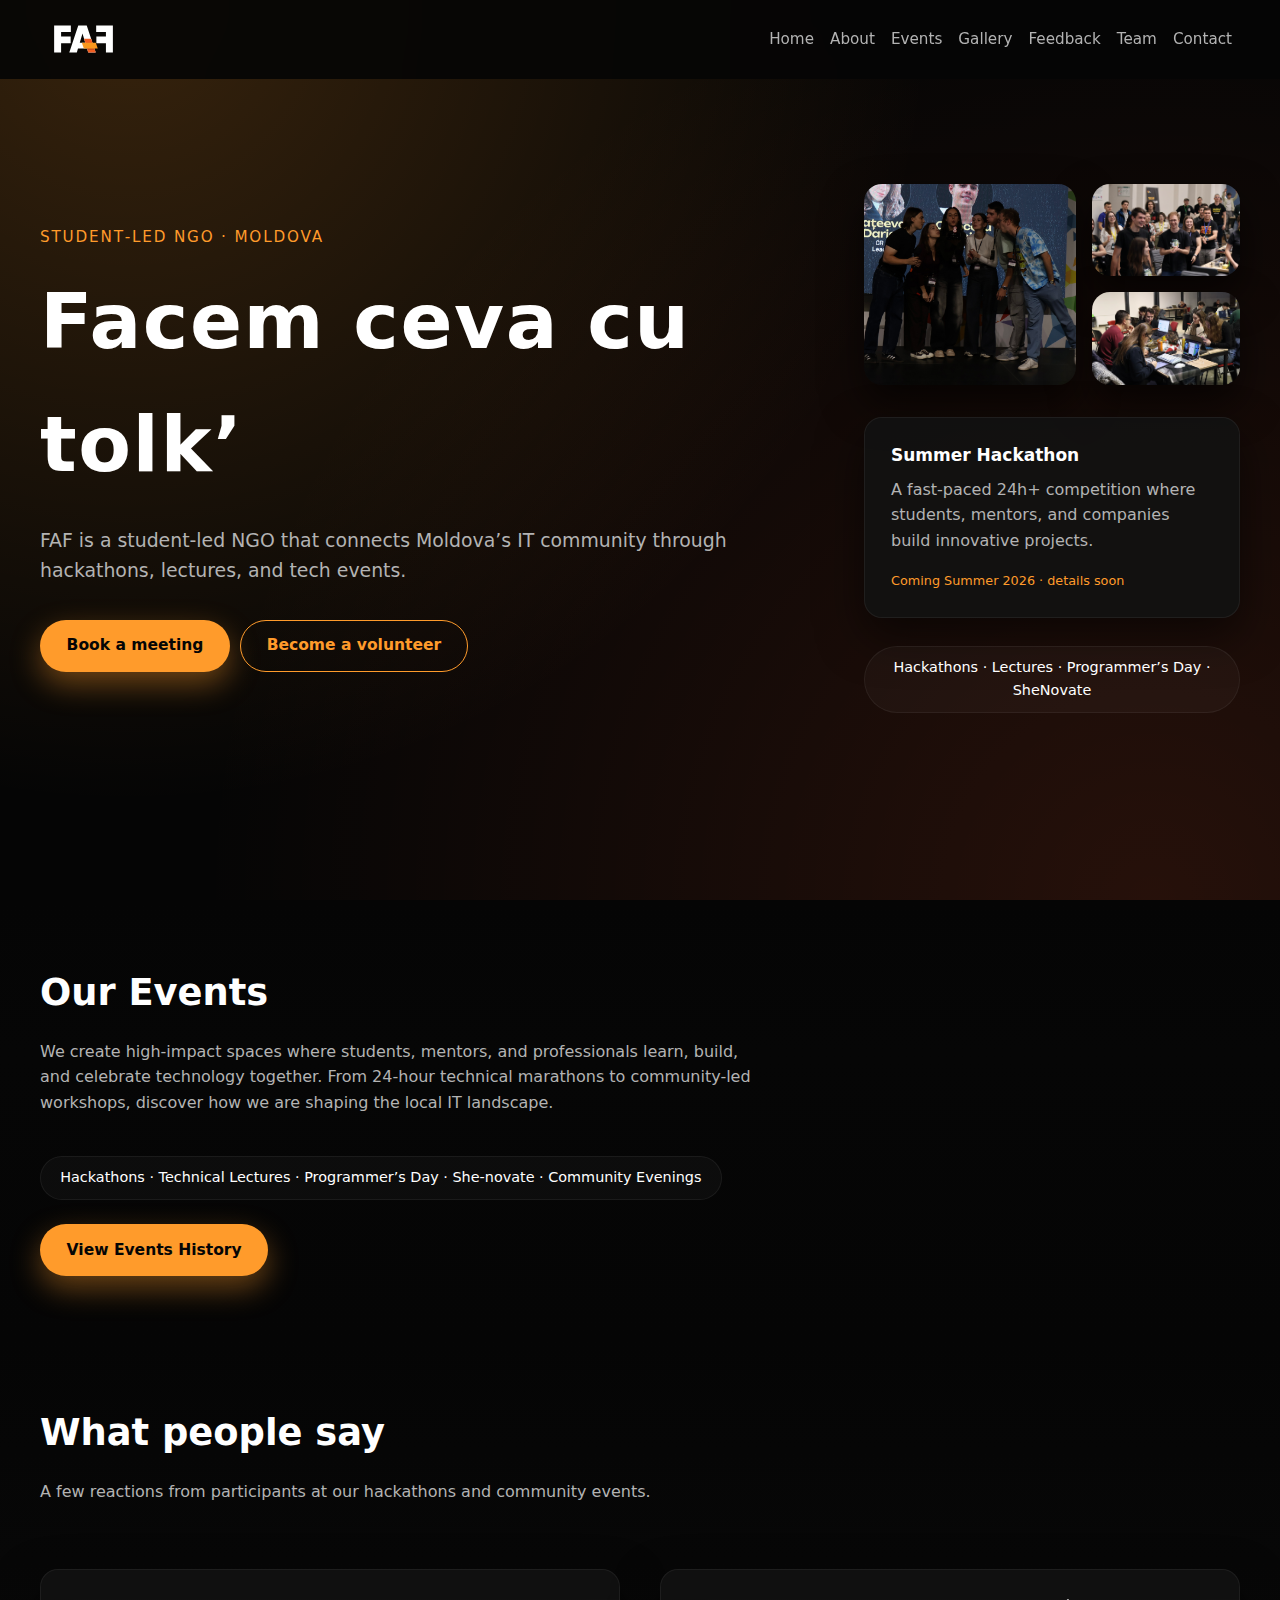
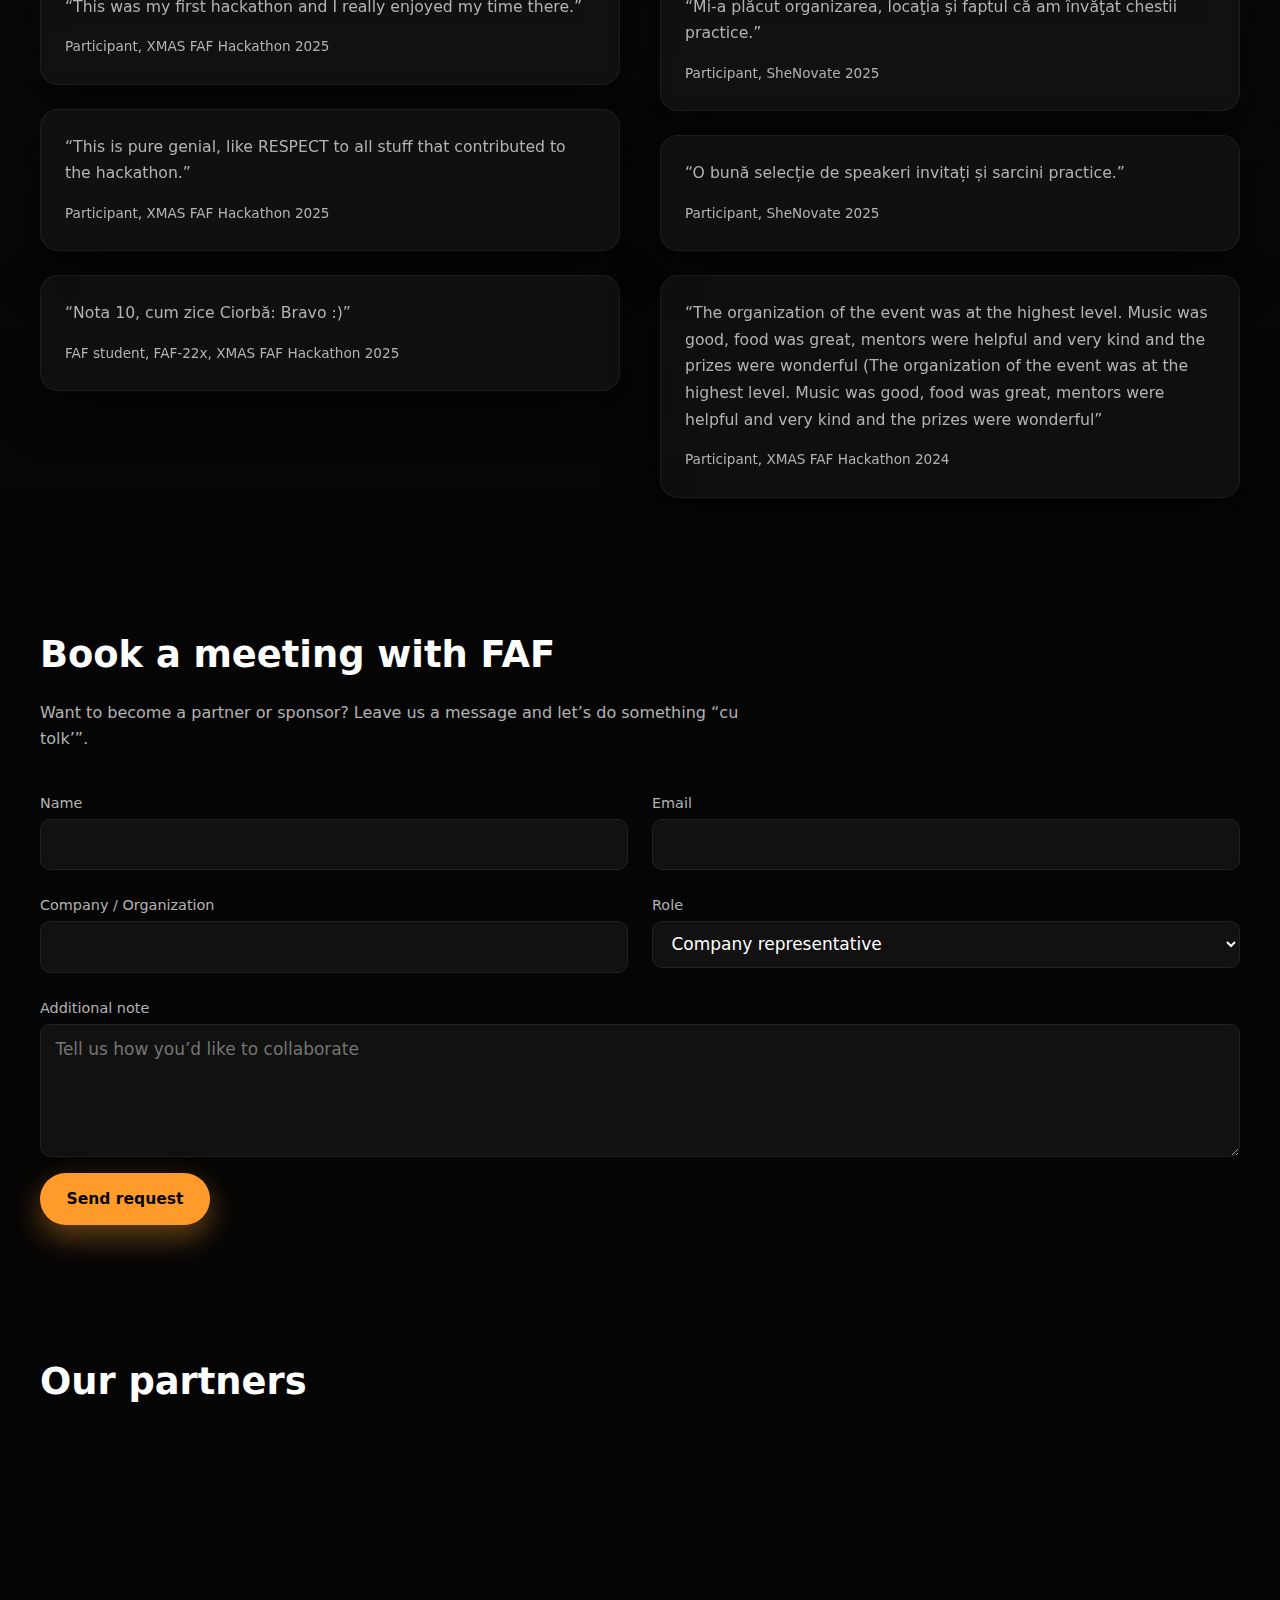
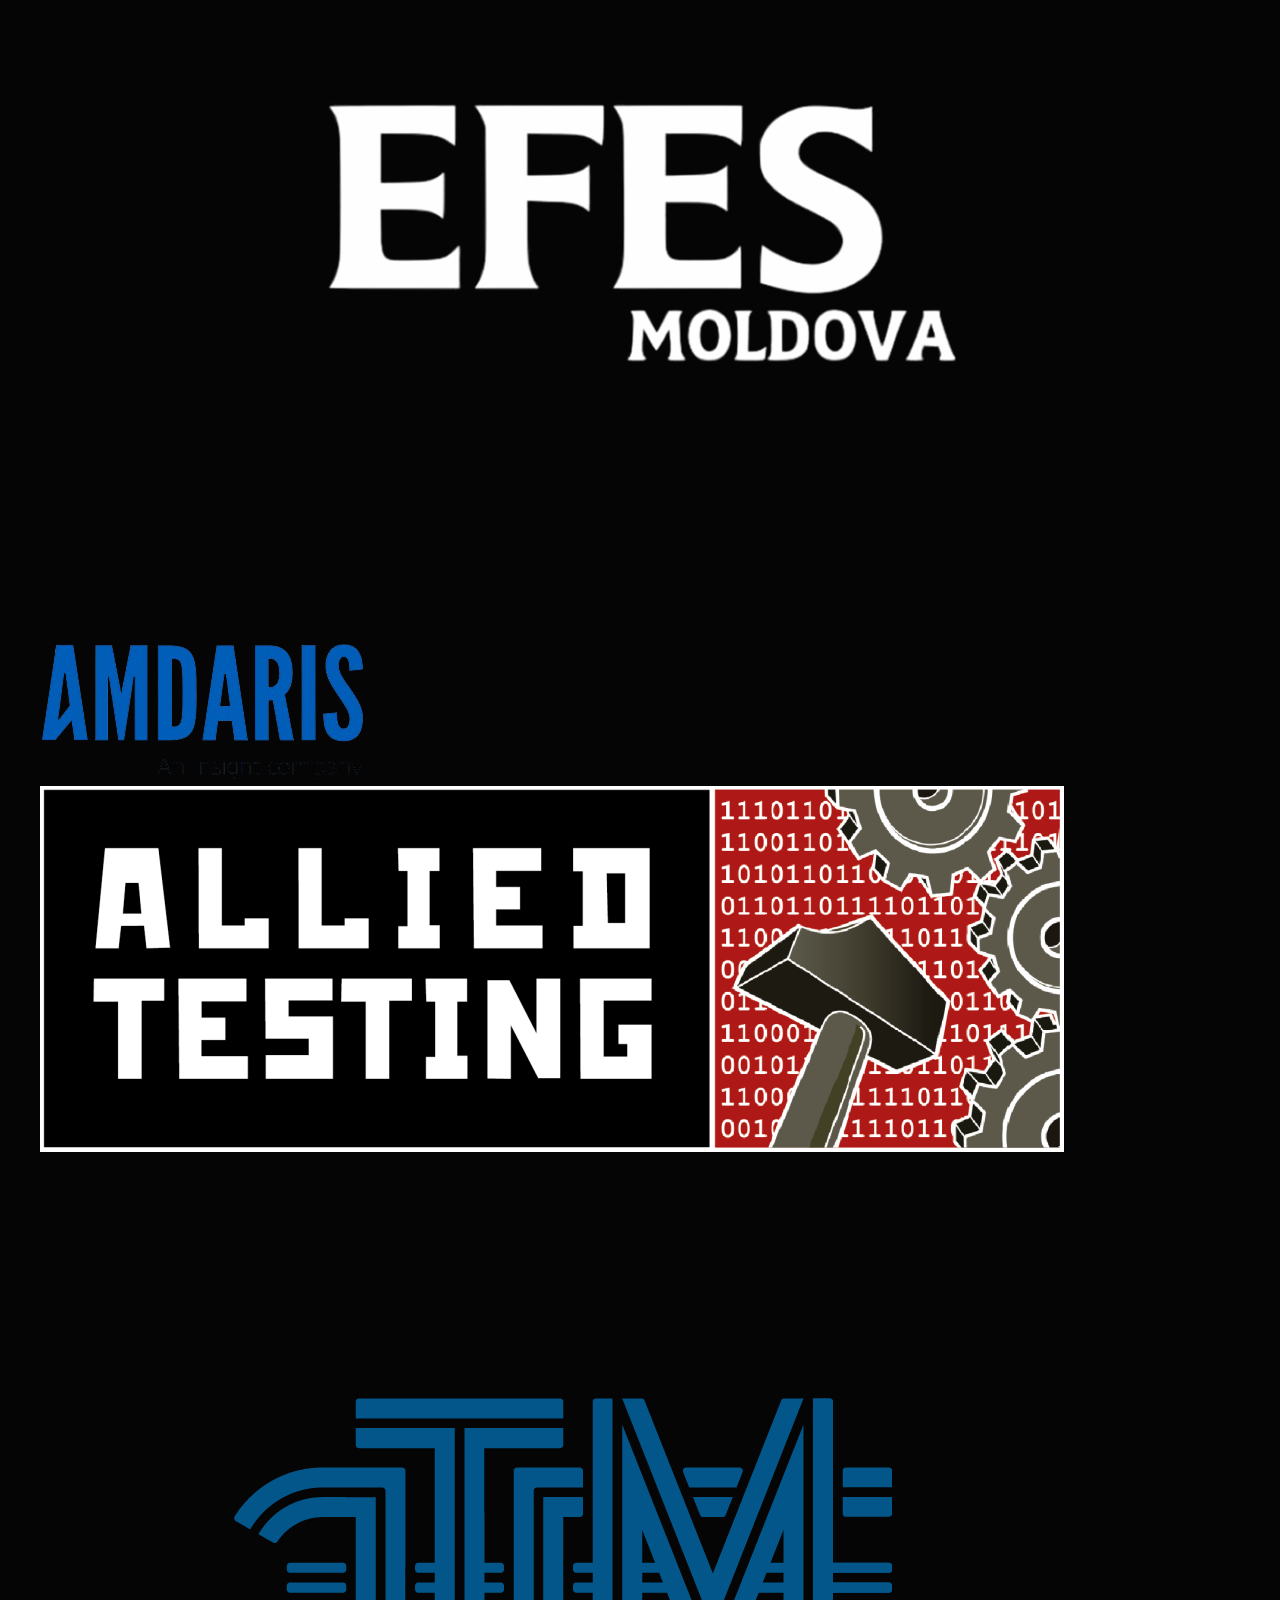
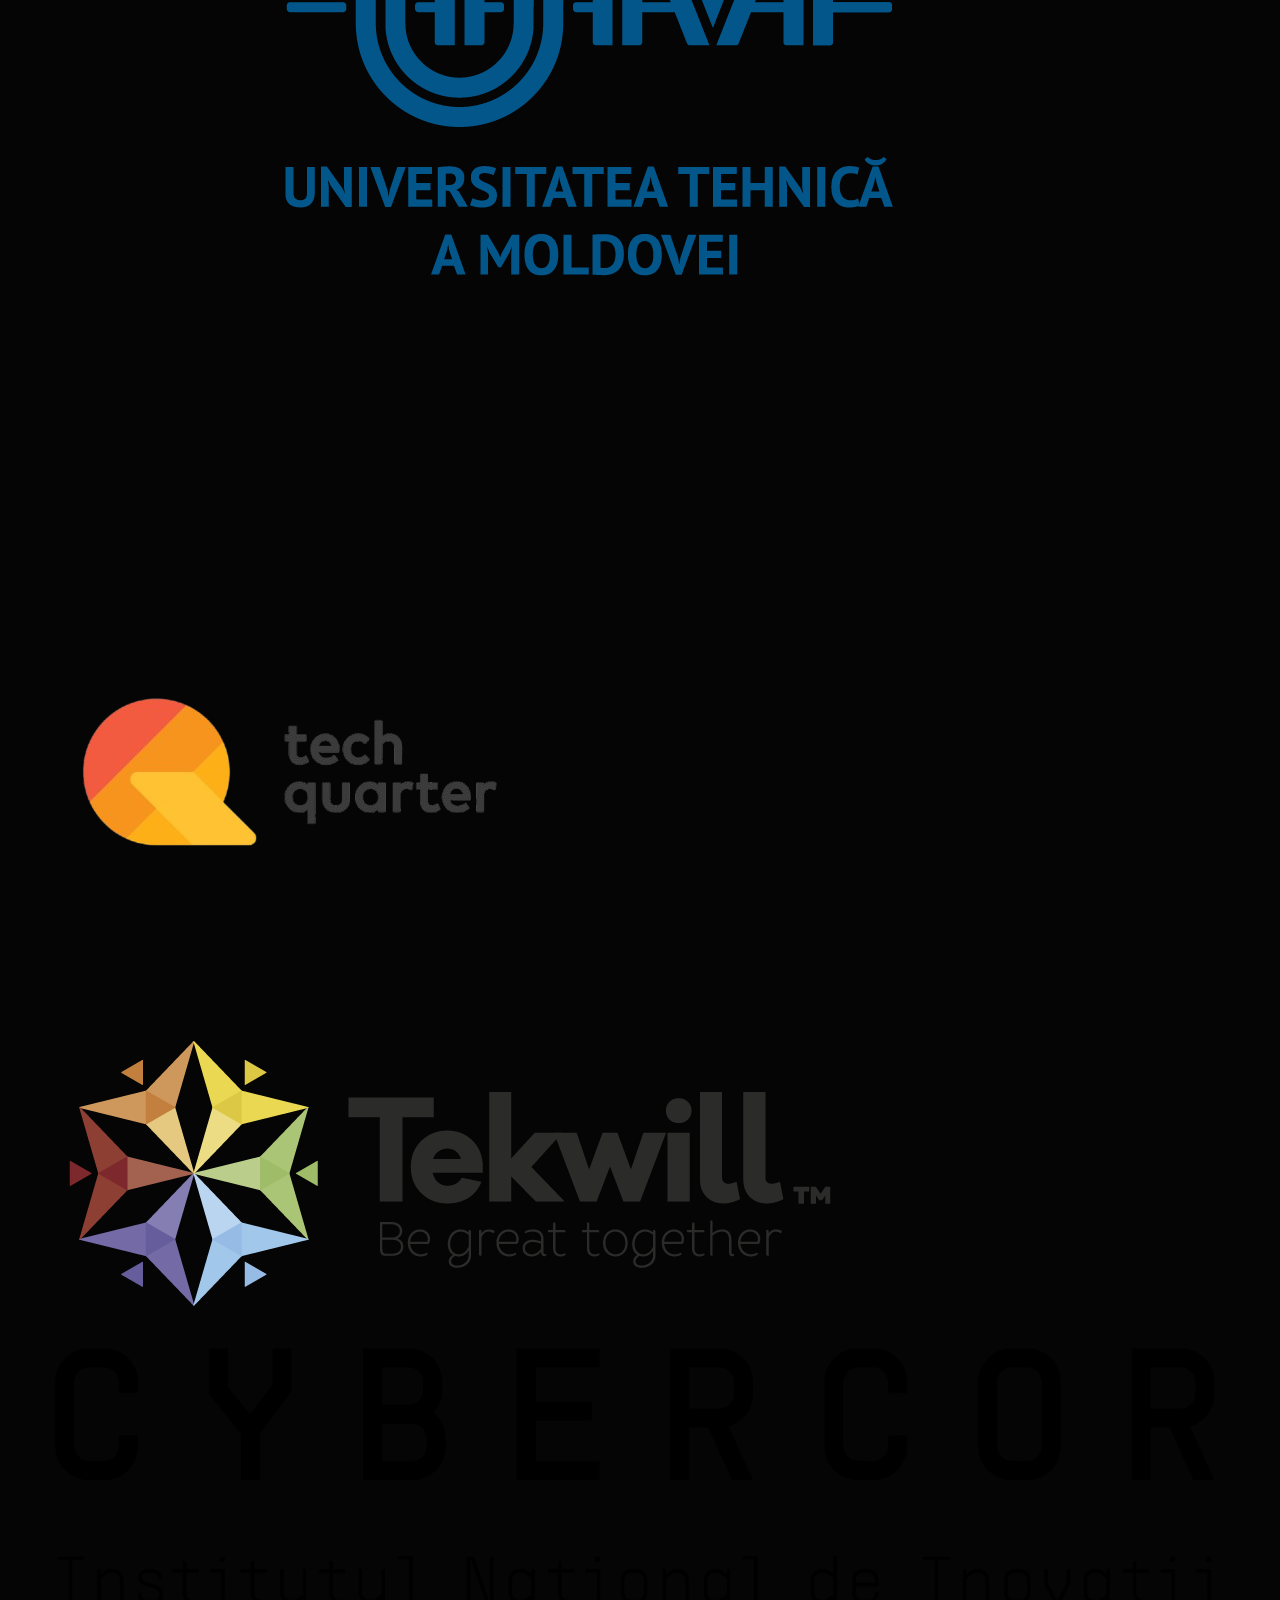
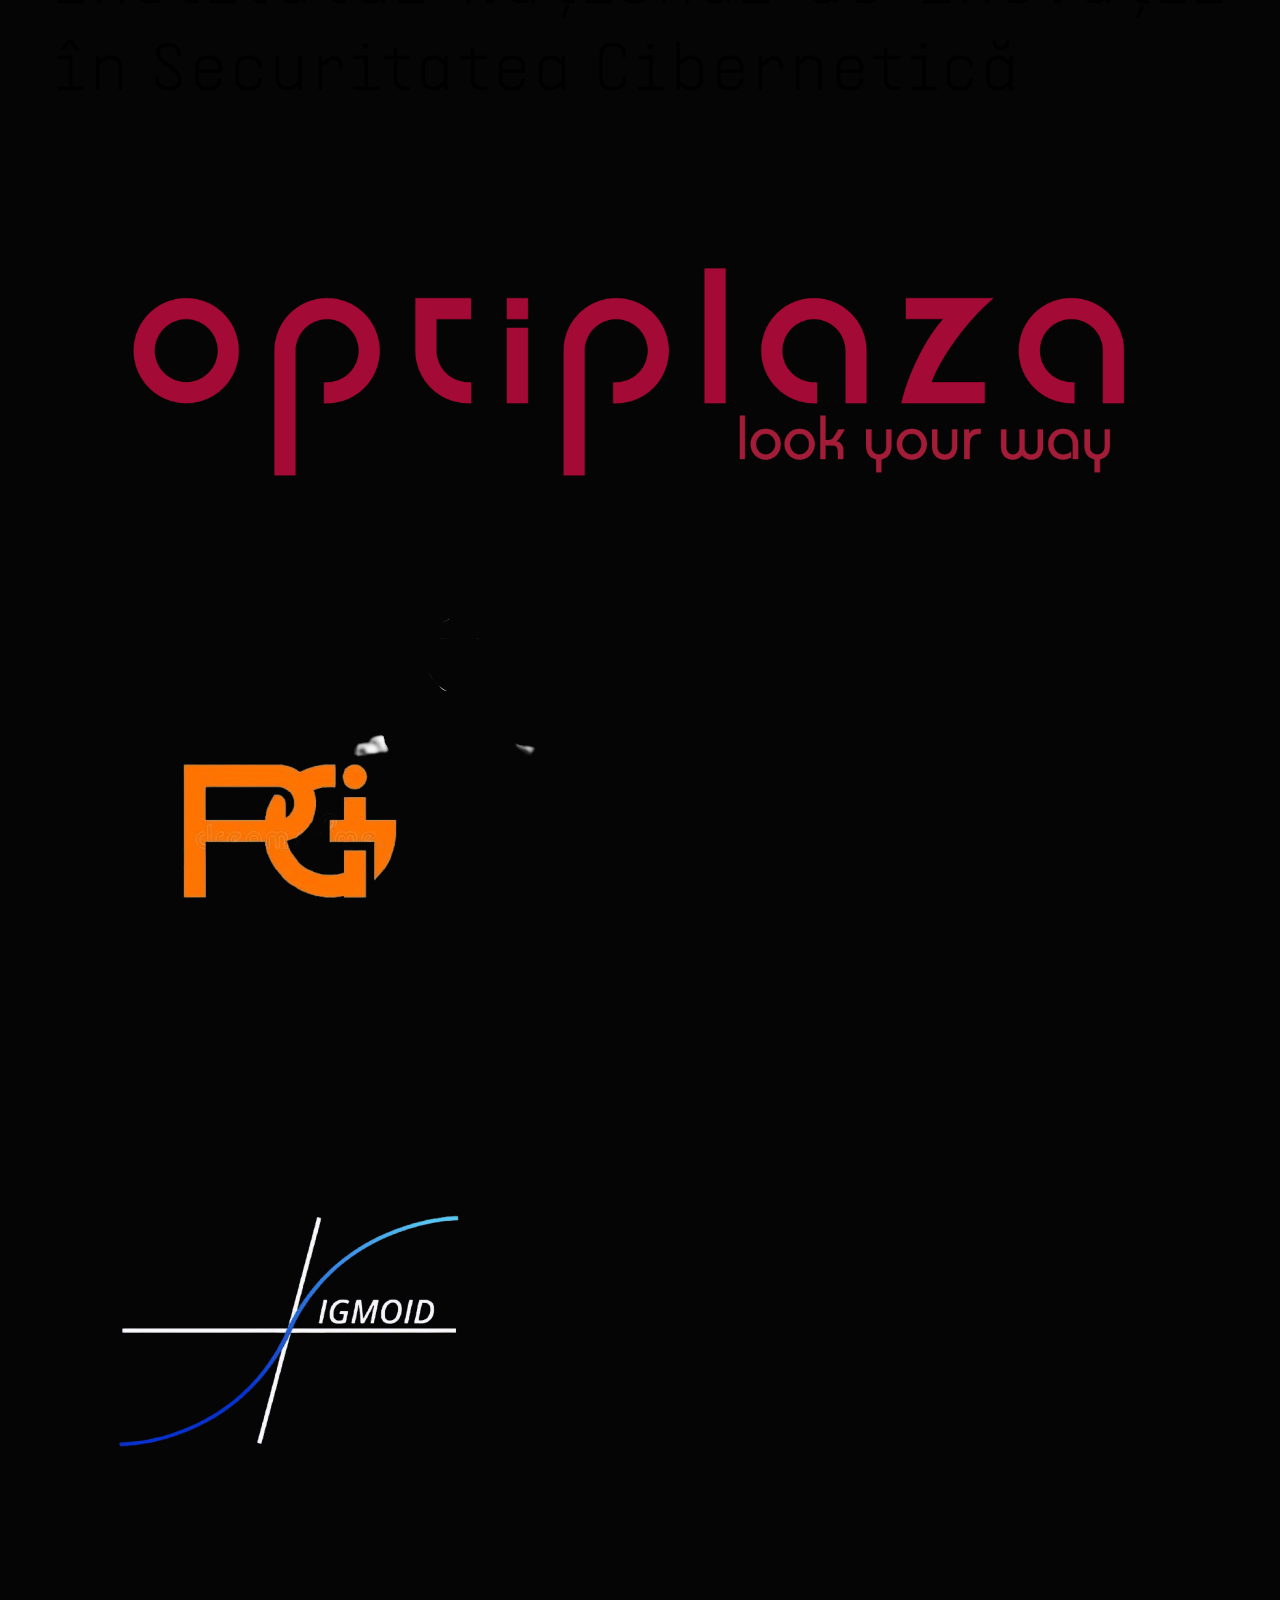
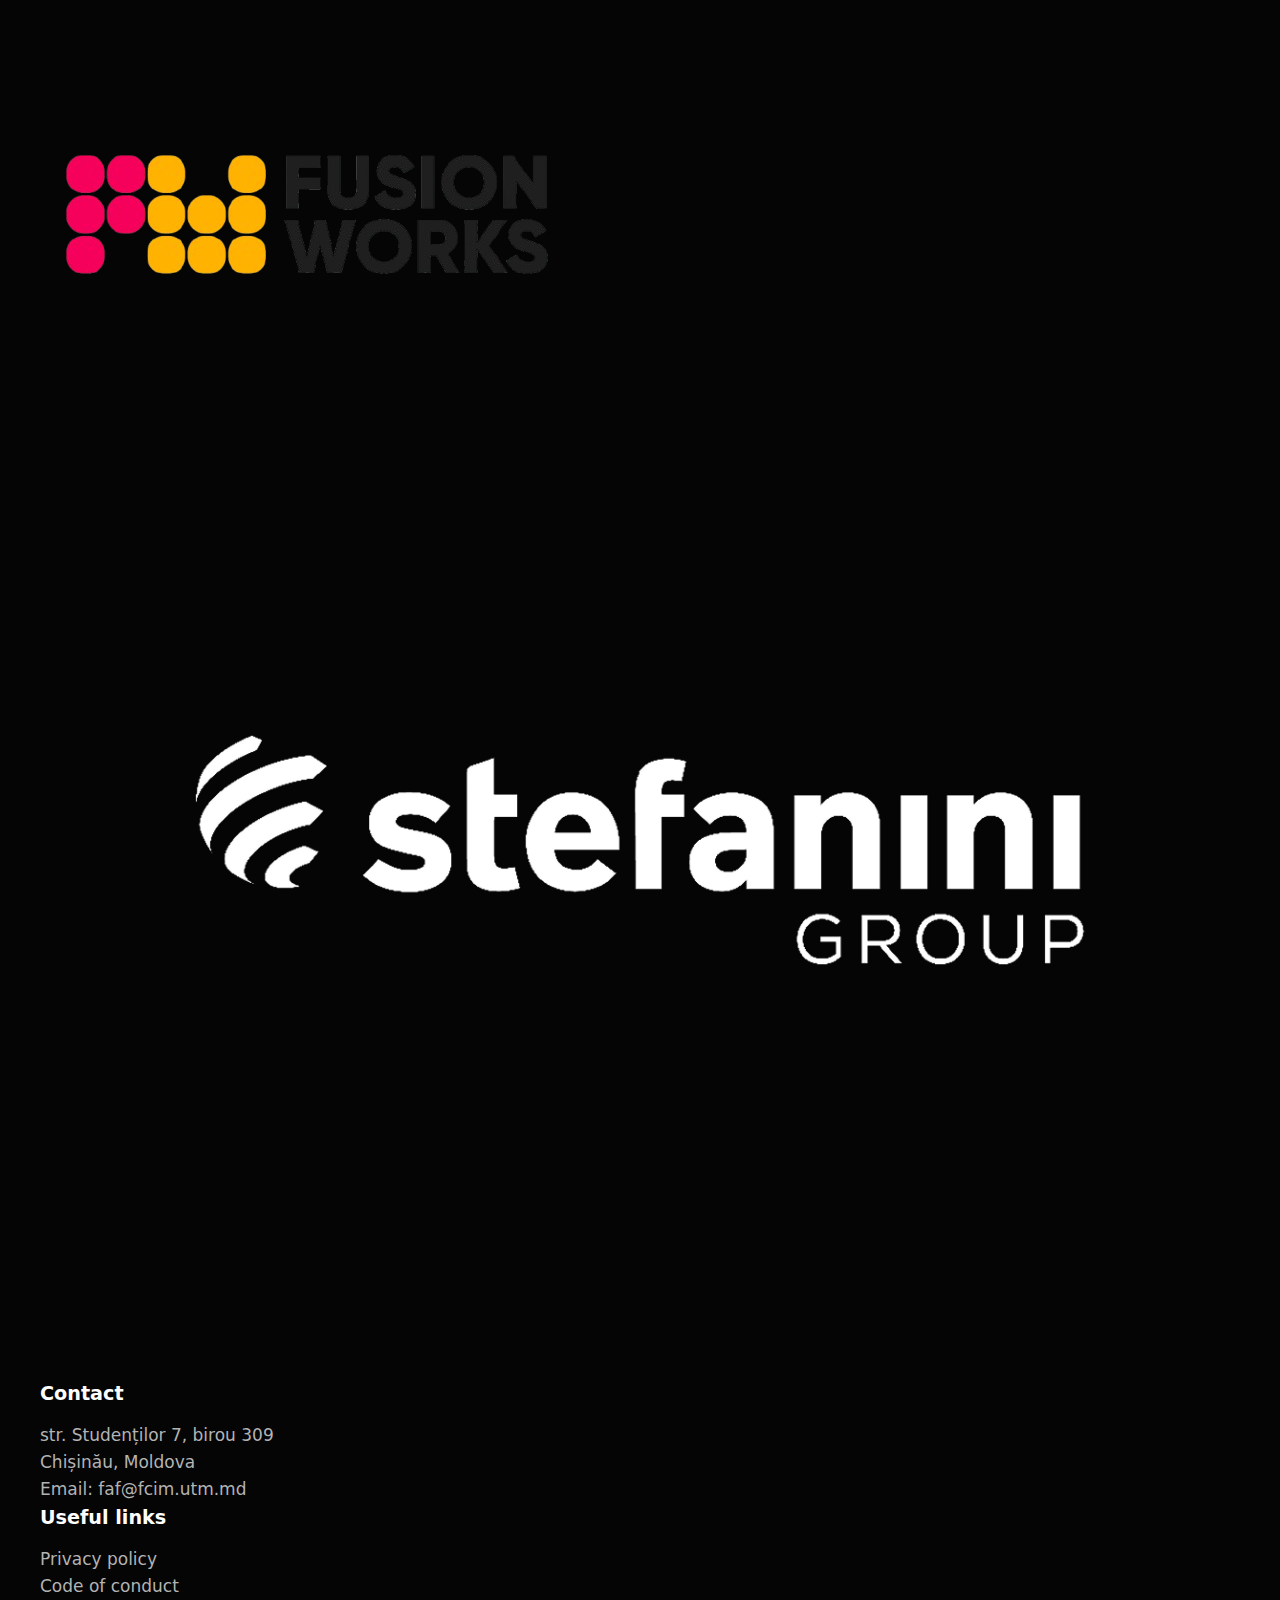
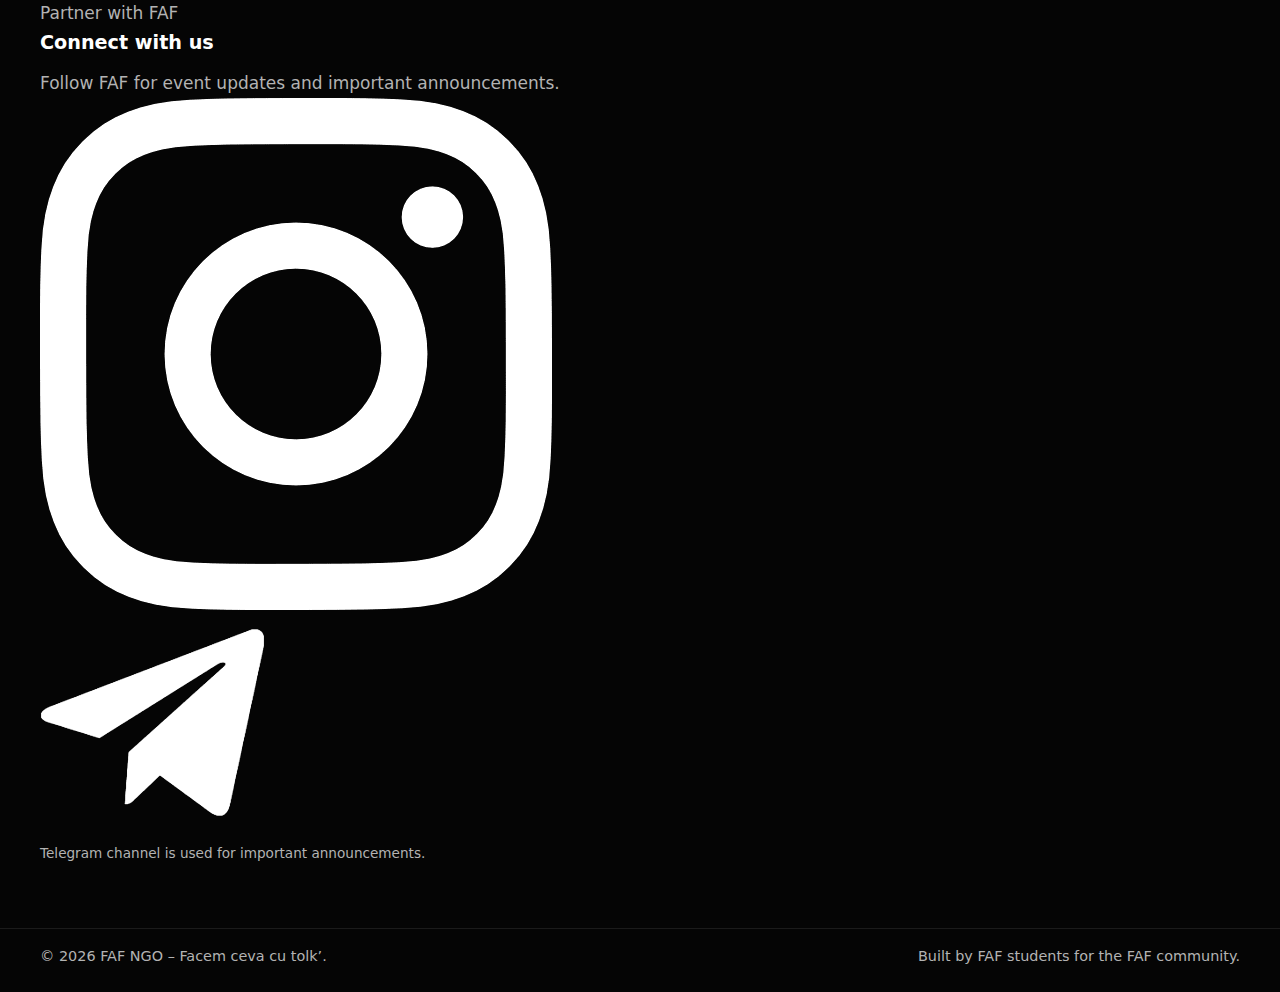
<file: index.html>
<!DOCTYPE html>
<html lang="en">
<head>
  <meta charset="UTF-8">
  <title>FAF NGO – Facem ceva cu tolk’</title>
  <meta name="viewport" content="width=device-width, initial-scale=1.0">
  <link rel="stylesheet" href="reset.css">
  <link rel="stylesheet" href="style.css">
</head>
<body>
<!-- Header -->
<header class="site-header">
  <div class="logo">
    <img src="assets/logos/logo-faf-dark.svg" alt="FAF NGO logo">
  </div>

  <nav class="nav">
    <a href="#hero">Home</a>
    <a href="aboutUs.html">About</a>
    <a href="events.html">Events</a>
    <a href="gallery.html">Gallery</a>
    <a href="#feedback">Feedback</a>
    <a href="#team">Team</a>
    <a href="#contact">Contact</a>
  </nav>

</header>

<main>
  <!-- Hero -->
  <section id="hero" class="hero">
    <div class="hero-inner">
      <div class="hero-text">


        <p class="hero-tagline">Student‑led NGO · Moldova</p>
        <h1>Facem ceva cu tolk’</h1>
        <p class="hero-subtitle">
          FAF is a student-led NGO that connects Moldova’s IT community
          through hackathons, lectures, and tech events.
        </p>
        <div class="hero-buttons">
          <a href="#meeting" class="btn btn-primary">Book a meeting</a>
          <a href="#contact" class="btn btn-secondary">Become a volunteer</a>
        </div>
      </div>

      <div class="hero-visual">
        <div class="hero-photo-grid">
          <div class="hero-photo hero-photo-large">
            <img src="assets/photos/hero-2.JPG" alt="Students at FAF hackathon">
          </div>
          <div class="hero-photo hero-photo-small">
            <img src="assets/photos/hero-1.JPG" alt="Team presenting project">
          </div>
          <div class="hero-photo hero-photo-small">
            <img src="assets/photos/hero-3.JPG" alt="Mentor helping participants">
          </div>
        </div>

        <div class="hero-card">
          <p class="hero-card-title">Summer Hackathon</p>
          <p class="hero-card-text">
            A fast‑paced 24h+ competition where students, mentors, and companies build innovative projects.
          </p>
          <span class="hero-card-tag">Coming Summer 2026 · details soon</span>
        </div>

        <div class="hero-pill">
          Hackathons · Lectures · Programmer’s Day · SheNovate
        </div>
      </div>
    </div>
  </section>

  <!-- Events -->
  <section id="events" class="events">
    <div class="container">
      <h2>Our Events</h2>
      <p class="section-subtitle">
        We create high-impact spaces where students, mentors, and professionals learn, build, and celebrate technology together. From 24-hour technical marathons to community-led workshops, discover how we are shaping the local IT landscape.
      </p>

      <div class="events-content">
        <div class="hero-pill" style="max-width: fit-content; margin-bottom: var(--space-lg);">
          Hackathons · Technical Lectures · Programmer’s Day · She-novate · Community Evenings
        </div>

        <div class="events-cta">
          <a href="events.html" class="btn btn-primary">View Events History</a>
        </div>
      </div>
    </div>
  </section>


<!--  <section id="events" class="events">-->
<!--    <div class="container">-->
<!--      <h2>Our events</h2>-->
<!--      <p class="section-subtitle">-->
<!--        We create events where students, mentors, and professionals learn, build, and celebrate tech together.-->
<!--      </p>-->

<!--      <div class="event-grid">-->
<!--        &lt;!&ndash; Summer Hack &ndash;&gt;-->
<!--        <div class="event-row1">-->
<!--        <article class="event-card card-glass">-->
<!--          <h3>Summer Hackaton</h3>-->
<!--          <p>-->
<!--            Our flagship end‑of‑year hackathon: 24h+ teams, real‑world challenges, mentors, and big energy.-->
<!--          </p>-->

<!--          <details class="event-details">-->
<!--            <summary class="event-summary">View photos from previous Summer Hack editions</summary>-->
<!--            <div class="event-photos">-->
<!--              <img src="assets/photos/summer-hack-1.JPG " alt="Summer Hack team working on project">-->
<!--              <img src="assets/photos/summer-hack-2.JPG" alt="Participants presenting at Summer Hack">-->
<!--              <img src="assets/photos/summer-hack-3.JPG" alt="Summer Hack award ceremony">-->
<!--            </div>-->
<!--          </details>-->
<!--        </article>-->

<!--        &lt;!&ndash; Other hackathons &ndash;&gt;-->
<!--        <article class="event-card card-glass">-->
<!--          <h3>XMas Hackathon</h3>-->
<!--          <p>-->
<!--            24h+ team challenges like XMAS Hack, with mentors, technical tasks, and exciting prizes.-->
<!--          </p>-->

<!--          <details class="event-details">-->
<!--            <summary class="event-summary">View photos from past hackathons</summary>-->
<!--            <div class="event-photos">-->
<!--              <img src="assets/photos/hackaton-1.JPG" alt="Participants coding at night">-->
<!--              <img src="assets/photos/hackaton-2.JPG" alt="Group photo from a FAF hackathon">-->
<!--              <img src="assets/photos/hackaton-3.JPG" alt="Mentor helping a team during a hackathon">-->
<!--            </div>-->
<!--          </details>-->
<!--        </article>-->

<!--        &lt;!&ndash; FAF Lectures &ndash;&gt;-->
<!--        <article class="event-card card-glass">-->
<!--          <h3>FAF Lectures</h3>-->
<!--          <p>-->
<!--            Technical talks with industry speakers, covering topics from web development-->
<!--            to security and AI.-->
<!--          </p>-->

<!--          <details class="event-details">-->
<!--            <summary class="event-summary">View photos from FAF Lectures</summary>-->
<!--            <div class="event-photos">-->
<!--              <img src="assets/photos/lectures-1.JPG" alt="Speaker on stage at FAF Lecture">-->
<!--              <img src="assets/photos/lectures-2.jpeg" alt="Students listening to a lecture">-->
<!--            </div>-->
<!--          </details>-->
<!--        </article>-->
<!--        </div>-->
<!--        <div class="event-row2">-->
<!--        &lt;!&ndash; Programmer’s Day &ndash;&gt;-->
<!--        <article class="event-card card-glass">-->
<!--          <h3>Programmer’s Day</h3>-->
<!--          <p>-->
<!--            An annual celebration of the developer community with talks,-->
<!--            networking, and fun activities.-->
<!--          </p>-->

<!--          <details class="event-details">-->
<!--            <summary class="event-summary">View photos from Programmer’s Day</summary>-->
<!--            <div class="event-photos">-->
<!--              <img src="assets/photos/programmers-day-1.JPG" alt="Audience at Programmer's Day">-->
<!--              <img src="assets/photos/programmers-day-2.JPG" alt="Panel discussion during Programmer's Day">-->
<!--            </div>-->
<!--          </details>-->
<!--        </article>-->

<!--        &lt;!&ndash; SheNovate &ndash;&gt;-->
<!--        <article class="event-card card-glass">-->
<!--          <h3>SheNovate</h3>-->
<!--          <p>-->
<!--            A program that supports and encourages girls in tech through inspiring speakers-->
<!--            and practical tasks.-->
<!--          </p>-->

<!--          <details class="event-details">-->
<!--            <summary class="event-summary">View photos from SheNovate</summary>-->
<!--            <div class="event-photos">-->
<!--              <img src="assets/photos/shenovate-1.JPG" alt="SheNovate workshop session">-->
<!--              <img src="assets/photos/shenovate-2.JPG" alt="Group photo from SheNovate event">-->
<!--            </div>-->
<!--          </details>-->
<!--        </article>-->

<!--        &lt;!&ndash; Movie Nights &ndash;&gt;-->
<!--        <article class="event-card card-glass">-->
<!--          <h3>Movie Nights</h3>-->
<!--          <p>-->
<!--            Closed community evenings where FAF members watch tech‑related movies,-->
<!--            discuss ideas, and relax together.-->
<!--          </p>-->
<!--          <details class="event-details">-->
<!--            <summary class="event-summary">View photos from movie nights</summary>-->
<!--            <div class="event-photos">-->
<!--              <img src="assets/photos/movie-night-1.JPG" alt="FAF movie night setup">-->
<!--              <img src="assets/photos/movie-night-2.JPG" alt="Students watching a movie together">-->
<!--            </div>-->
<!--          </details>-->
<!--        </article>-->
<!--        </div>-->
<!--      </div>-->
<!--    </div>-->
<!--  </section>-->


  <!-- Partners
  <section id="partners" class="partners">
    <div class="container">
      <h2>Companies we worked with</h2>
      <p class="section-subtitle">
        Local and international partners help us turn student ideas into real projects.
      </p>

      <div class="logo-grid">
        <div class="logo-item">
          <img src="assets/logos/stefanini.png" alt="Stefanini">
        </div>
        <div class="logo-item">
          <img src="assets/logos/tech-quarter.png" alt="Tech Quarter">
        </div>
        <div class="logo-item">
          <img src="assets/logos/fusionworks.png" alt="FusionWorks">
        </div>
        <div class="logo-item">
          <img src="assets/logos/allied-testing.png" alt="Allied Testing">
        </div>
        <div class="logo-item">
          <img src="assets/logos/optiplaza.png" alt="Optiplaza">
        </div>
        <div class="logo-item">
          <img src="assets/logos/utm.png" alt="UTM">
        </div>
        <div class="logo-item">
          <img src="assets/logos/sigmoid.png" alt="Sigmoid">
        </div>
        <div class="logo-item">
          <img src="assets/logos/pgi.png" alt="PGI">
        </div>
        <div class="logo-item">
          <img src="assets/logos/cybercor.png" alt="Cybercor">
        </div>
        <div class="logo-item">
          <img src="assets/logos/tekwill.png" alt="Tekwill">
        </div>
        <div class="logo-item">
          <img src="assets/logos/amdaris.png" alt="Amdaris">
        </div>
      </div>
    </div>
  </section>-->





  <!-- Feedback -->
  <section id="feedback" class="feedback">
    <div class="container">
      <h2>What people say</h2>
      <p class="section-subtitle">
        A few reactions from participants at our hackathons and community events.
      </p>

      <div class="feedback-grid">
        <div class="feedback-row1">
        <article class="feedback-card card-glass">
          <p>
            “This was my first hackathon and I really enjoyed my time there.”
          </p>
          <span>Participant, XMAS FAF Hackathon 2025</span>
        </article>

        <article class="feedback-card card-glass">
          <p>
            “This is pure genial, like RESPECT to all stuff that contributed to the hackathon.”
          </p>
          <span>Participant, XMAS FAF Hackathon 2025</span>
        </article>

        <article class="feedback-card card-glass">
          <p>
            “Nota 10, cum zice Ciorbă: Bravo :)”
          </p>
          <span>FAF student, FAF‑22x, XMAS FAF Hackathon 2025</span>
        </article>
        </div>
        <div class="feedback-row2">
        <article class="feedback-card card-glass">
          <p>
            “Mi-a plăcut organizarea, locaţia şi faptul că am învăţat chestii practice.”
          </p>
          <span>Participant, SheNovate 2025</span>
        </article>

        <article class="feedback-card card-glass">
          <p>
            “O bună selecție de speakeri invitați și sarcini practice.”
          </p>
          <span>Participant, SheNovate 2025</span>
        </article>

        <article class="feedback-card card-glass">
          <p>
            “The organization of the event was at the highest level. Music was good, food was great, mentors were helpful and very kind and the prizes were wonderful (The organization of the event was at the highest level. Music was good, food was great, mentors were helpful and very kind and the prizes were wonderful”
          </p>
          <span>Participant, XMAS FAF Hackathon 2024</span>
        </article>
        </div>
      </div>
    </div>
  </section>

  <!-- Meeting form -->
  <section id="meeting" class="meeting">
    <div class="container">
      <h2>Book a meeting with FAF</h2>
      <p class="section-subtitle">
        Want to become a partner or sponsor?
        Leave us a message and let’s do something “cu tolk’”.
      </p>

      <form method="POST" action="#" class="form">
        <div class="form-grid">
          <div class="form-row">
            <label for="name">Name</label>
            <input id="name" name="name" type="text" required>
          </div>
          <div class="form-row">
            <label for="email">Email</label>
            <input id="email" name="email" type="email" required>
          </div>
          <div class="form-row">
            <label for="company">Company / Organization</label>
            <input id="company" name="company" type="text">
          </div>
          <div class="form-row">
            <label for="role">Role</label>
            <select id="role" name="role">
              <option>Company representative</option>
              <option>Student</option>
              <option>Mentor</option>
              <option>Other</option>
            </select>
          </div>
        </div>
        <div class="form-row">
          <label for="note">Additional note</label>
          <textarea id="note" name="note" rows="4"
                    placeholder="Tell us how you’d like to collaborate"></textarea>
        </div>
        <button type="submit" class="btn btn-primary form-submit">Send request</button>
      </form>
    </div>
  </section>

  <section id="partners" class="partners">
    <div class="container partners-inner">
      <h2>Our partners</h2>

      <div class="partners-logos-row">
        <img src="assets/logos/efes.png" alt="Efes" class="logo-big">
        <img src="assets/logos/amdaris.png" alt="Amdaris">
        <img src="assets/logos/allied-testing.png" alt="Allied Testing">
        <img src="assets/logos/utm.png" alt="UTM" class="logo-big">
        <img src="assets/logos/tech-quarter.png" alt="Tech Quarter" class="logo-big">
        <img src="assets/logos/tekwill.png" alt="Tekwill" class="logo-big">
        <img src="assets/logos/cybercor.png" alt="Cybercor" class="logo-big">
        <img src="assets/logos/optiplaza.png" alt="Optiplaza">
        <img src="assets/logos/pgi.png" alt="PGI" class="logo-big">
        <img src="assets/logos/sigmoid.png" alt="Sigmoid" class="logo-big">
        <img src="assets/logos/fusionworks.png" alt="FusionWorks" class="logo-big">
        <img src="assets/logos/stefanini.png" alt="Stefanini" class="logo-big">
      </div>
    </div>
  </section>


  <!-- Contact -->
  <section id="contact" class="contact-band">
    <div class="container contact-grid">
      <!-- Column 1: Contact -->
      <div class="contact-col">
        <h3>Contact</h3>
        <p>str. Studenților 7, birou 309<br>Chișinău, Moldova</p>
        <p>Email: <a href="mailto:faf@fcim.utm.md">faf@fcim.utm.md</a></p>
      </div>

      <!-- Column 2: Useful links -->
      <div class="contact-col">
        <h3>Useful links</h3>
        <p><a href="#">Privacy policy</a></p>
        <p><a href="#">Code of conduct</a></p>
        <p><a href="#">Partner with FAF</a></p>
      </div>

      <!-- Column 3: Connect with us -->
      <div class="contact-col">
        <h3>Connect with us</h3>
        <p>Follow FAF for event updates and important announcements.</p>
        <div class="contact-social">
          <a href="https://instagram.com/faf.ngo" target="_blank" rel="noreferrer">
            <img src="assets/logos/instagram.png" alt="Instagram FAF" class="social-icon">
          </a>
          <a href="https://t.me/+rE_rO1LuJdkwY2Ni" target="_blank" rel="noreferrer">
            <img src="assets/logos/telegram.png" alt="Telegram FAF" class="social-icon">
          </a>
        </div>

        <p style="margin-top: 8px; font-size: 0.85rem;">
          Telegram channel is used for important announcements.
        </p>
      </div>
    </div>
  </section>

</main>

  <footer class="site-footer">
  <div class="container footer-inner">
    <p>© 2026 FAF NGO – Facem ceva cu tolk’.</p>
    <p>Built by FAF students for the FAF community.</p>
  </div>
</footer>
</body>
</html>
</file>
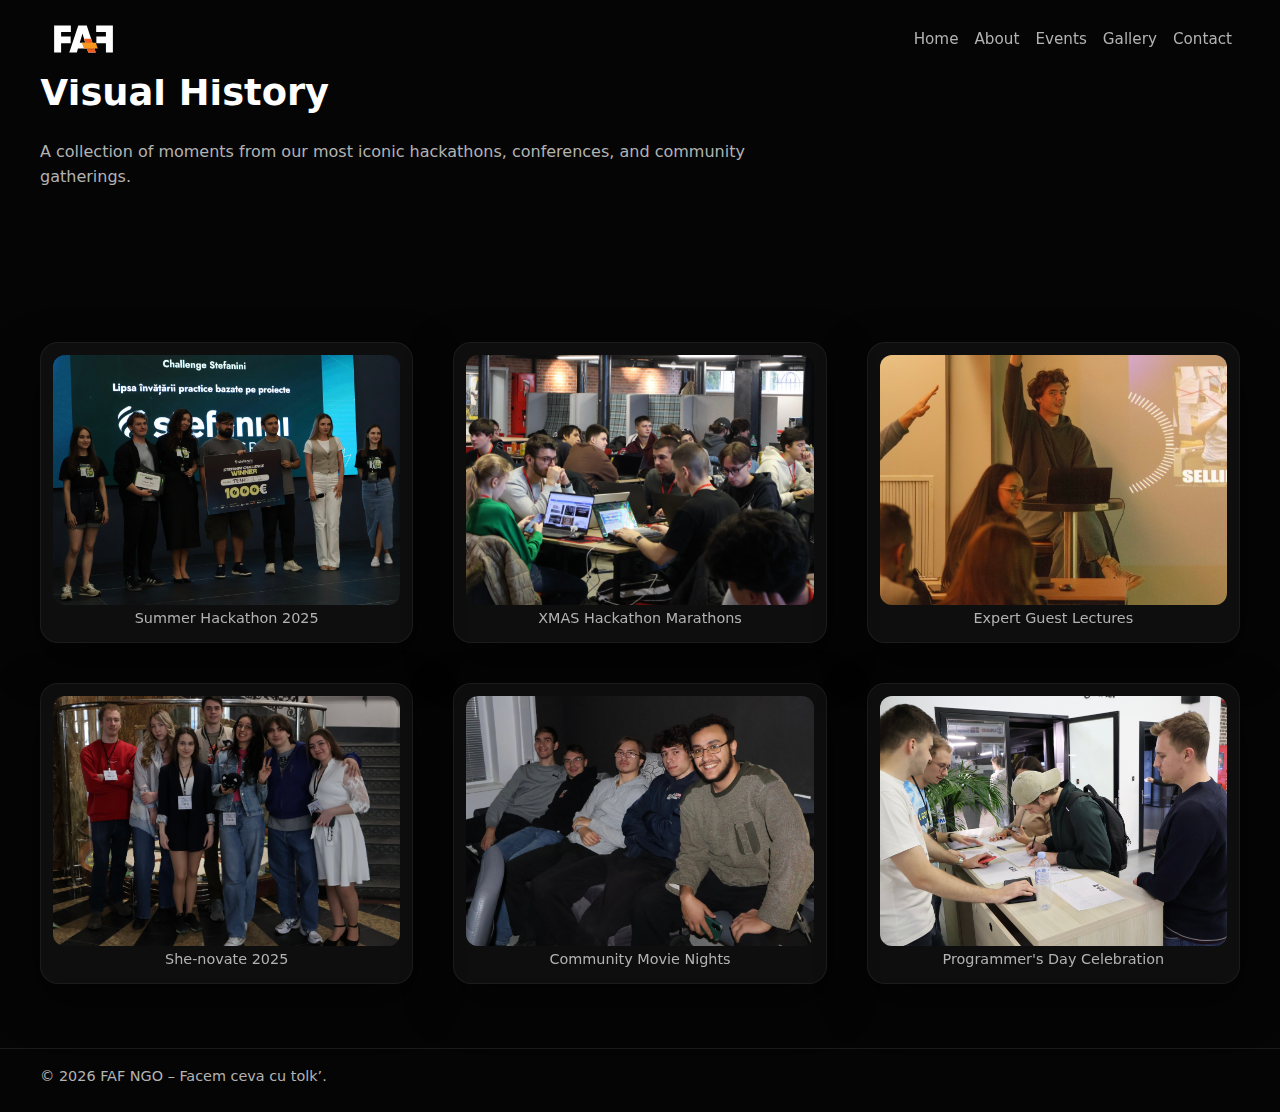
<file: gallery.html>
<!DOCTYPE html>
<html lang="en">
<head>
  <meta charset="UTF-8">
  <title>Gallery | FAF NGO</title>
  <meta name="viewport" content="width=device-width, initial-scale=1.0">
  <link rel="stylesheet" href="reset.css">
  <link rel="stylesheet" href="style.css">
  <link rel="stylesheet" href="gallery.css"> </head>
<body class="gallery-page">

<header class="site-header">
  <div class="logo">
    <img src="assets/logos/logo-faf-dark.svg" alt="FAF NGO logo">
  </div>
  <nav class="nav">
    <a href="index.html">Home</a>
    <a href="aboutUs.html">About</a>
    <a href="events.html">Events</a>
    <a href="gallery.html" class="active">Gallery</a>
    <a href="index.html#contact">Contact</a>
  </nav>
</header>

<main>
  <section class="gallery-intro">
    <div class="container">
      <h2>Visual History</h2>
      <p class="section-subtitle">A collection of moments from our most iconic hackathons, conferences, and community gatherings.</p>
    </div>
  </section>

  <section class="gallery-grid-section">
    <div class="container">
      <div class="gallery-masonry">
        <div class="gallery-item card-glass">
          <img src="assets/photos/summer-hack-1.JPG" alt="Summer Hackathon">
          <div class="img-caption">Summer Hackathon 2025</div>
        </div>
        <div class="gallery-item card-glass">
          <img src="assets/photos/hackaton-2.JPG" alt="Late night coding">
          <div class="img-caption">XMAS Hackathon Marathons</div>
        </div>

        <div class="gallery-item card-glass">
          <img src="assets/photos/lectures-1.JPG" alt="Technical Lecture">
          <div class="img-caption">Expert Guest Lectures</div>
        </div>
        <div class="gallery-item card-glass">
          <img src="assets/photos/shenovate-1.JPG" alt="She-novate Conference">
          <div class="img-caption">She-novate 2025</div>
        </div>

        <div class="gallery-item card-glass">
          <img src="assets/photos/movie-night-1.JPG" alt="Movie Night">
          <div class="img-caption">Community Movie Nights</div>
        </div>
        <div class="gallery-item card-glass">
          <img src="assets/photos/programmers-day-1.JPG" alt="Programmer's Day">
          <div class="img-caption">Programmer's Day Celebration</div>
        </div>
      </div>
    </div>
  </section>
</main>

<footer class="site-footer">
  <div class="container footer-inner">
    <p>© 2026 FAF NGO – Facem ceva cu tolk’.</p>
  </div>
</footer>
</body>
</html>
</file>
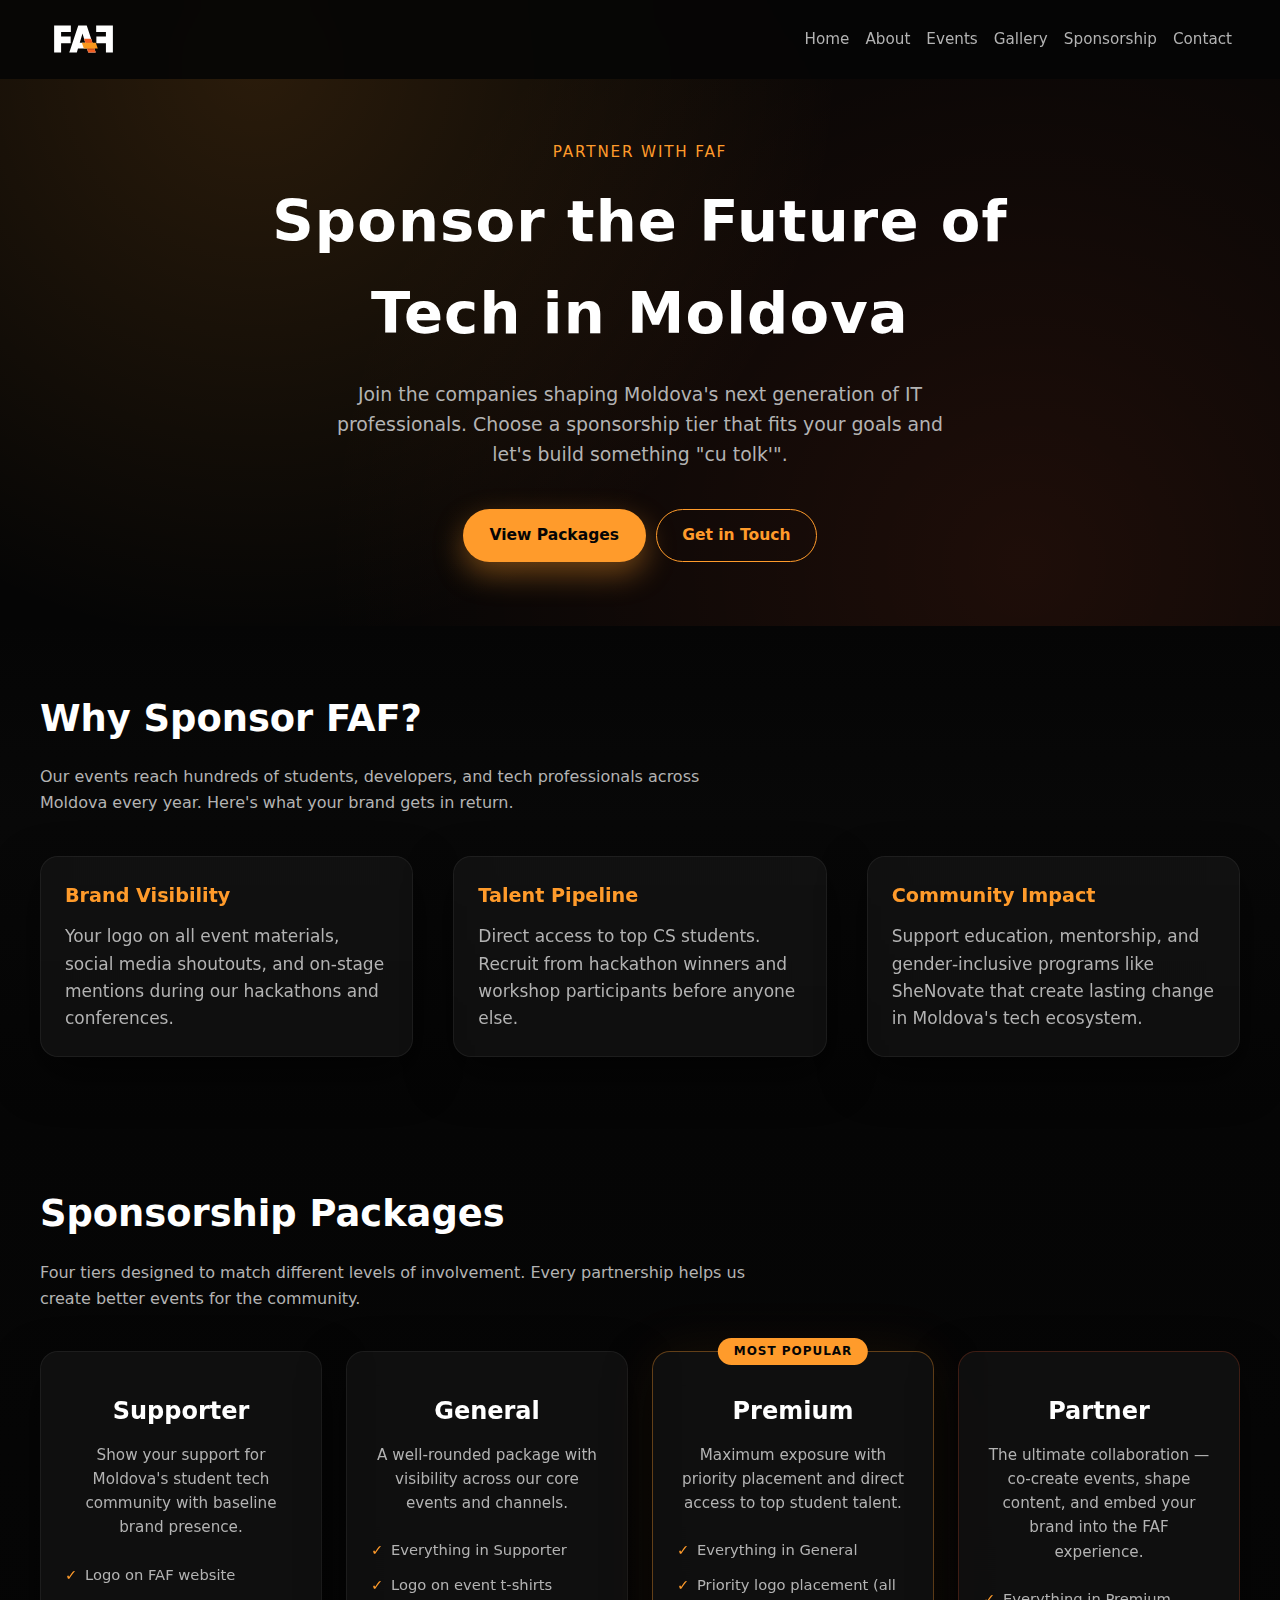
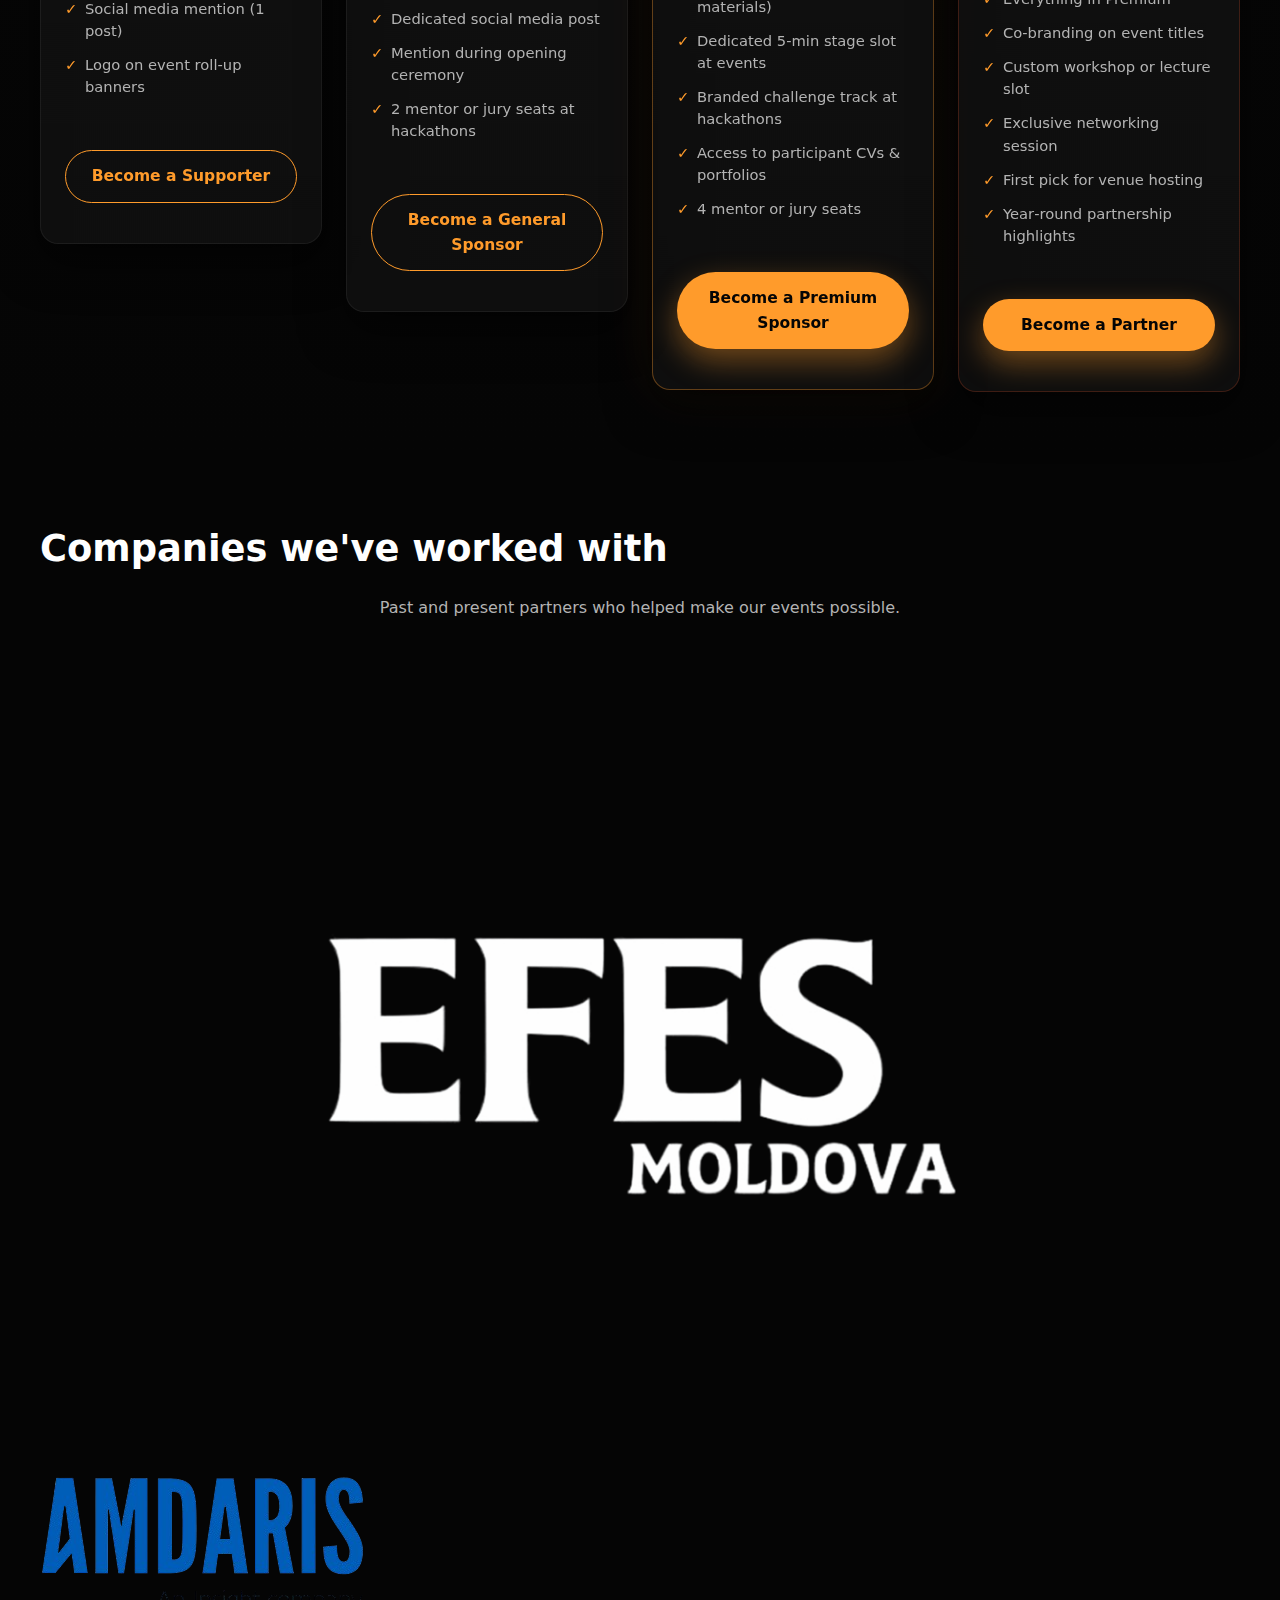
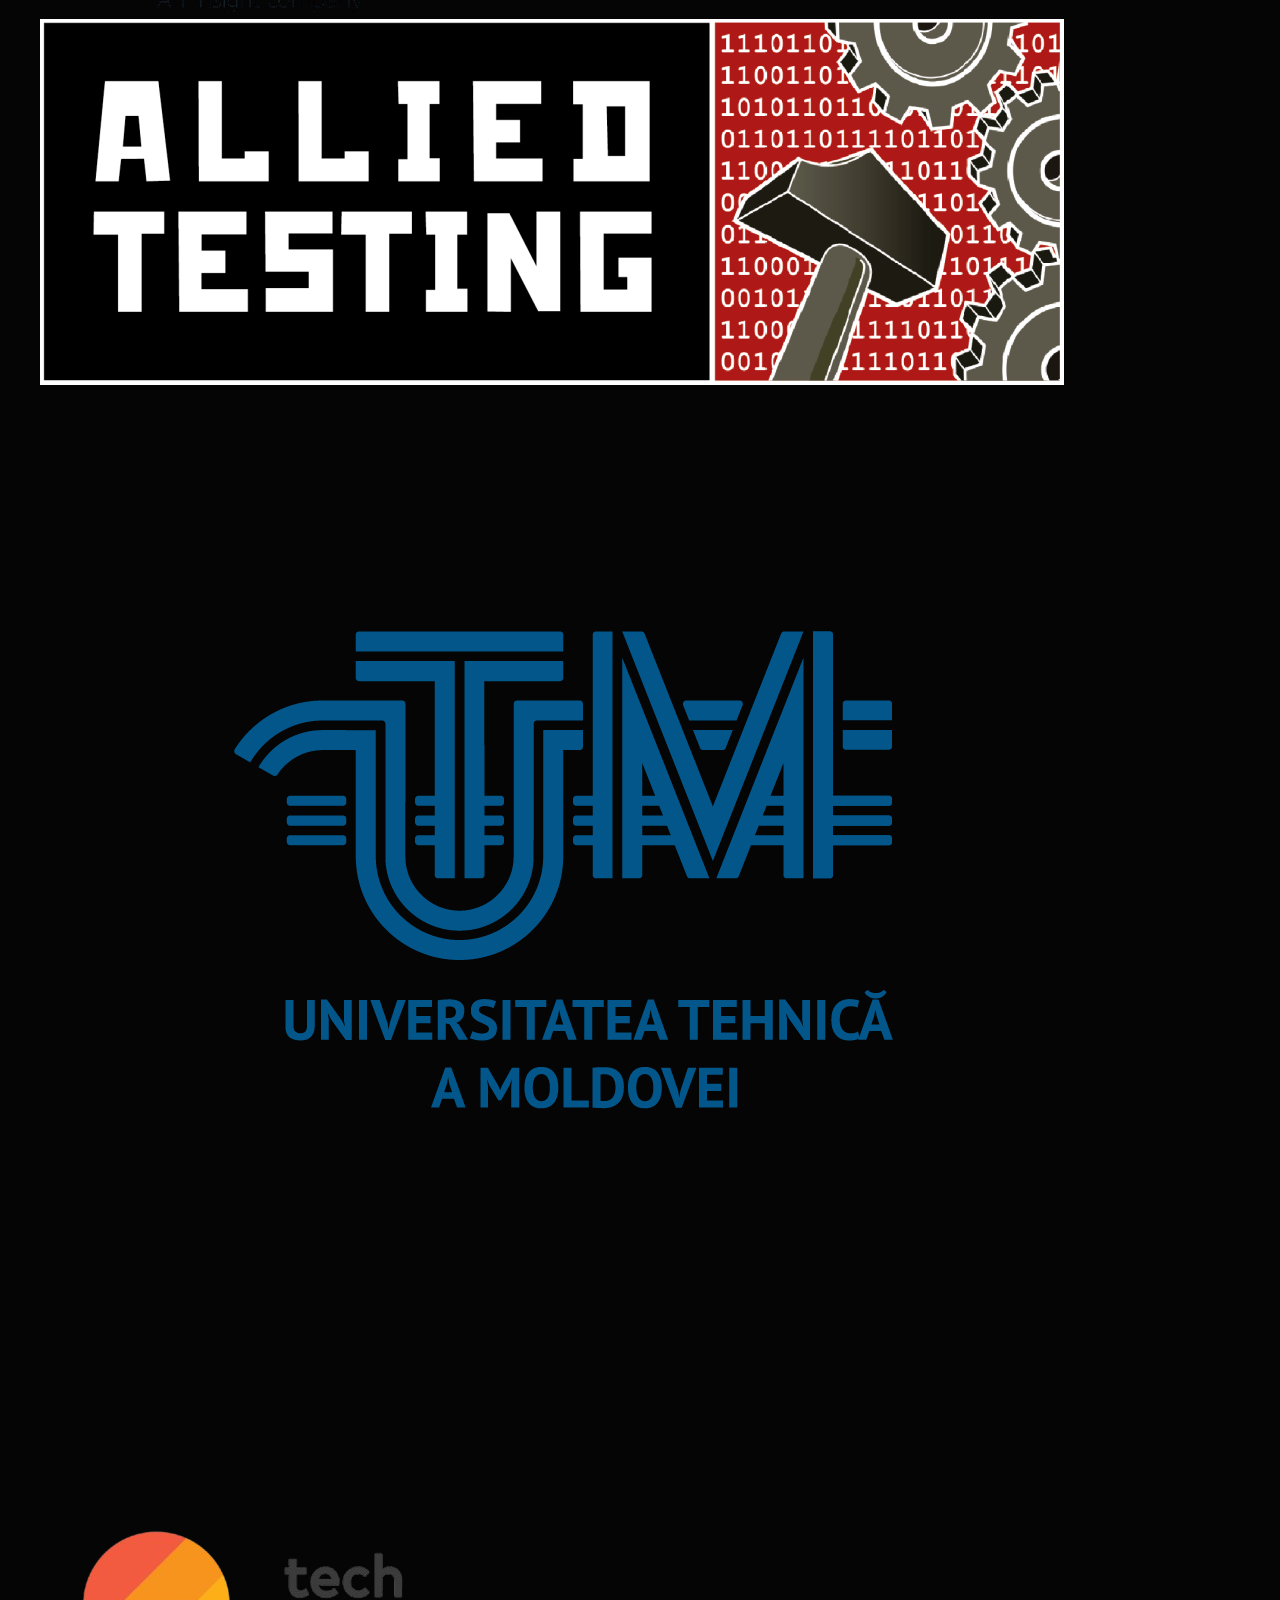
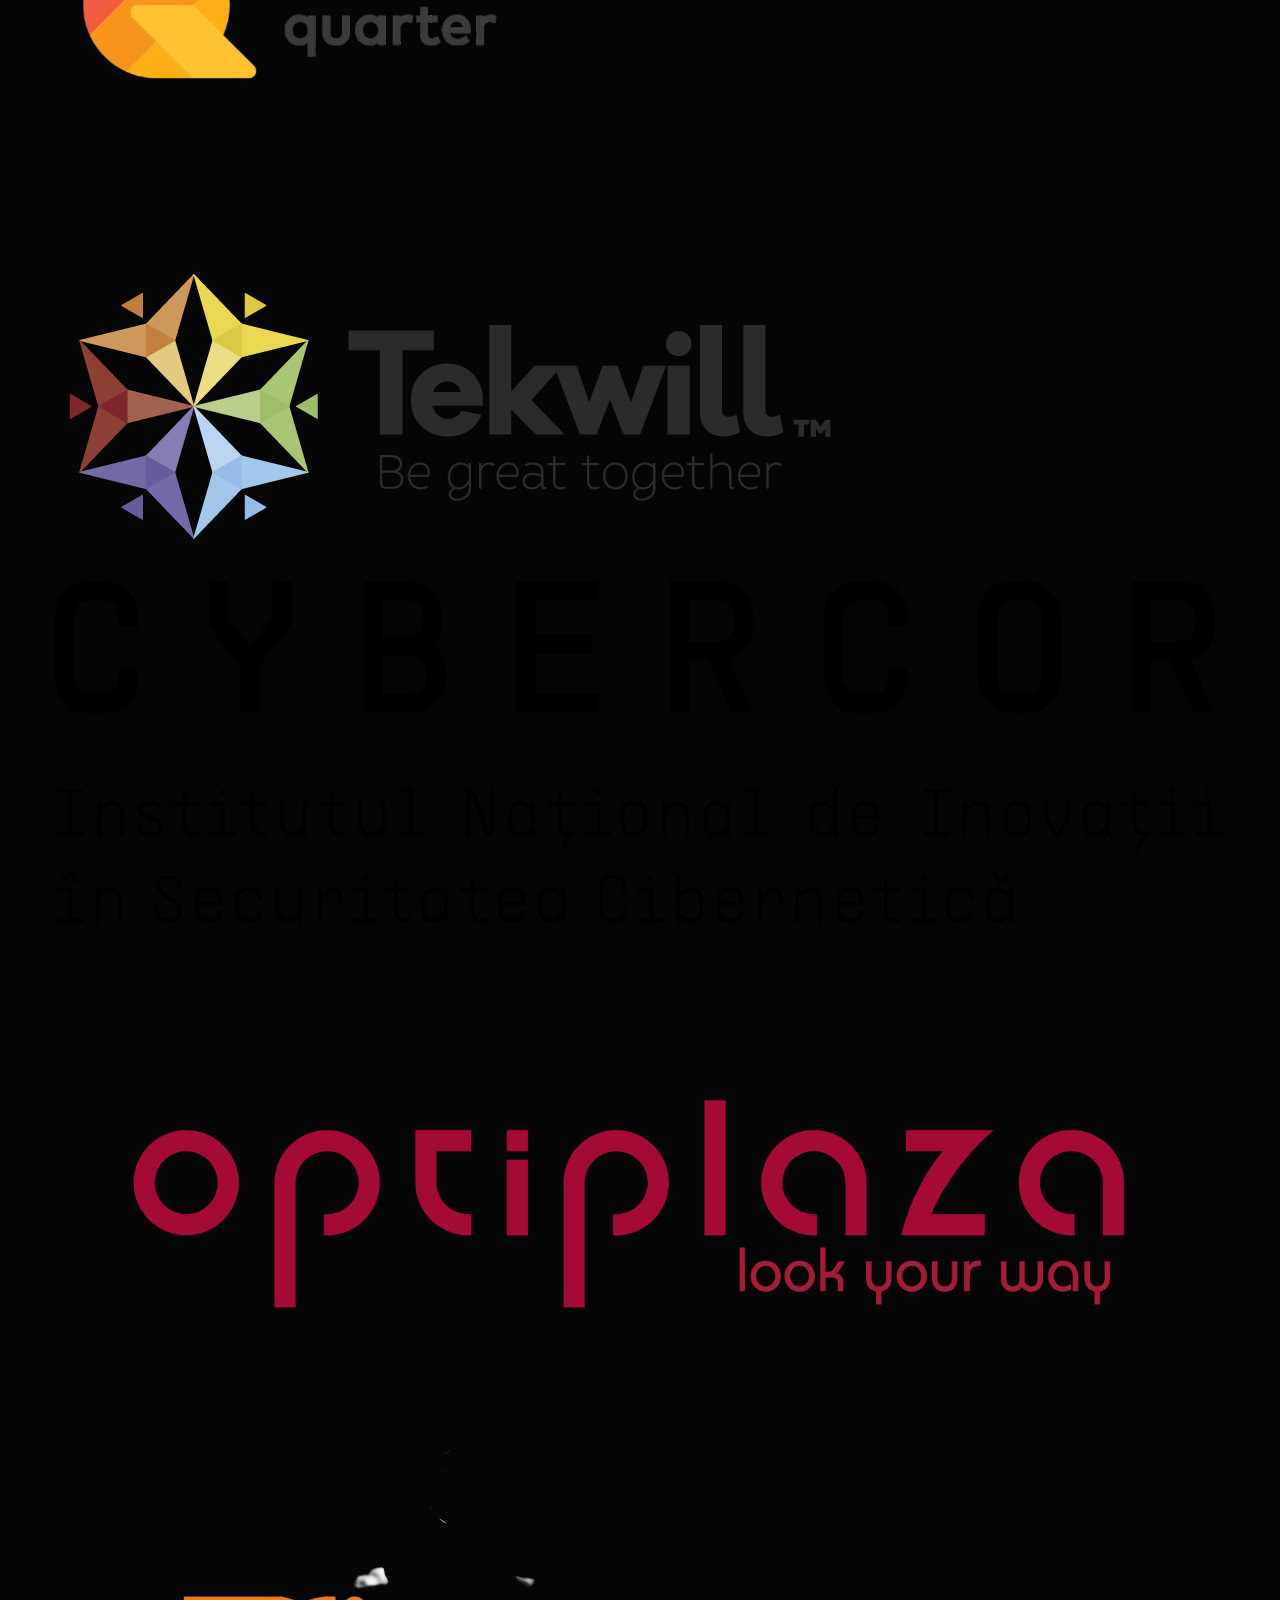
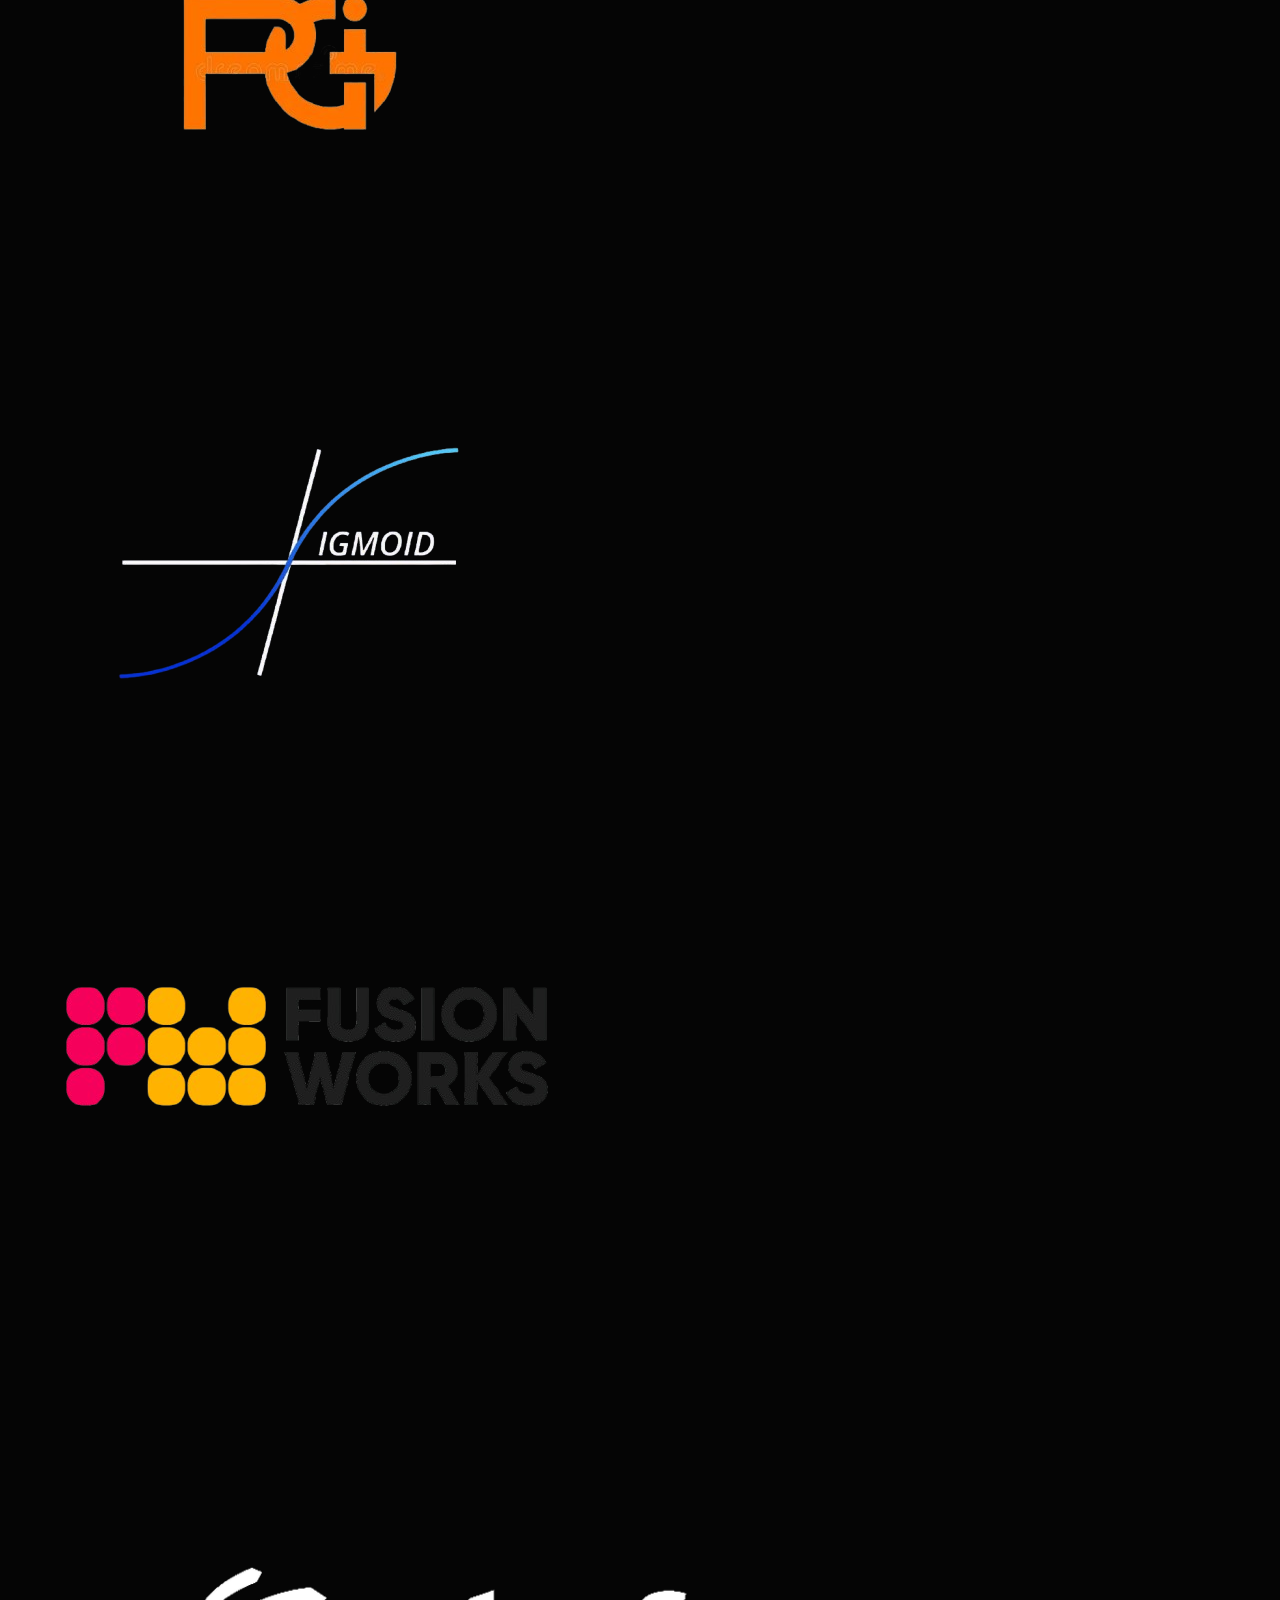
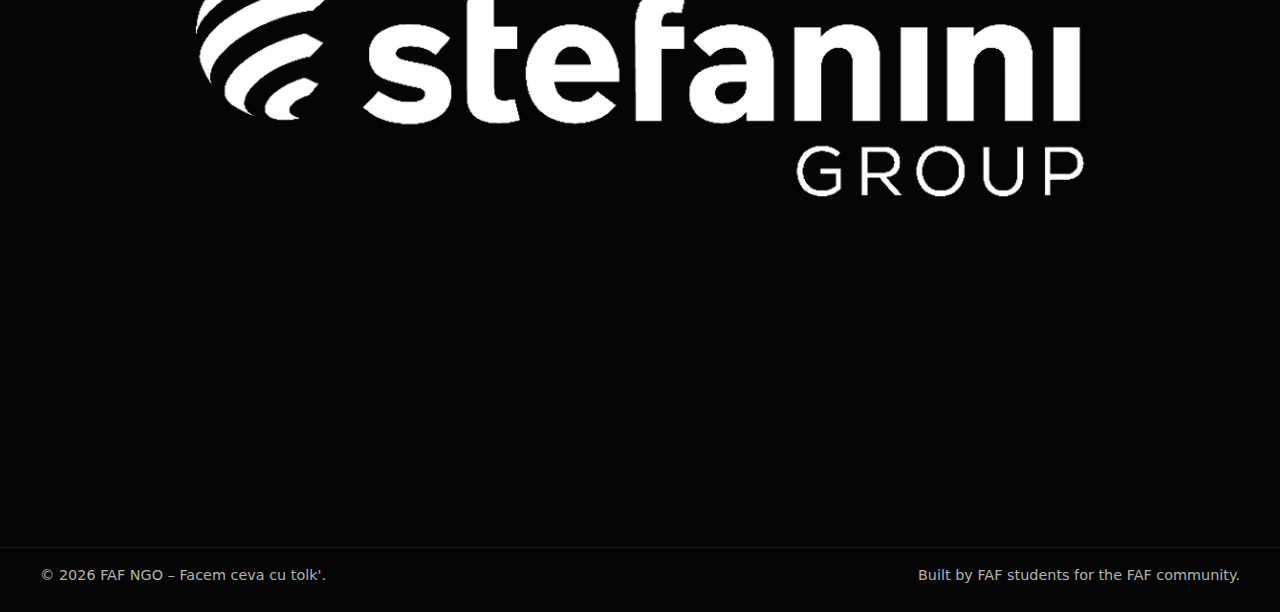
<file: sponsorship.html>
<!DOCTYPE html>
<html lang="en">
<head>
  <meta charset="UTF-8">
  <title>Sponsorship | FAF NGO</title>
  <meta name="viewport" content="width=device-width, initial-scale=1.0">
  <link rel="stylesheet" href="reset.css">
  <link rel="stylesheet" href="style.css">
  <link rel="stylesheet" href="sponsorship.css">
</head>
<body class="sponsorship-page">

<header class="site-header">
  <div class="logo">
    <img src="assets/logos/logo-faf-dark.svg" alt="FAF NGO logo">
  </div>
  <nav class="nav">
    <a href="index.html">Home</a>
    <a href="aboutUs.html">About</a>
    <a href="events.html">Events</a>
    <a href="gallery.html">Gallery</a>
    <a href="sponsorship.html" class="active">Sponsorship</a>
    <a href="index.html#contact">Contact</a>
  </nav>
</header>

<main>

  <!-- Sponsorship Hero -->
  <section class="sponsor-hero">
    <div class="container">
      <p class="hero-tagline">Partner with FAF</p>
      <h1>Sponsor the Future of Tech in Moldova</h1>
      <p class="hero-subtitle">
        Join the companies shaping Moldova's next generation of IT professionals.
        Choose a sponsorship tier that fits your goals and let's build something "cu tolk'".
      </p>
      <div class="hero-buttons">
        <a href="#tiers" class="btn btn-primary">View Packages</a>
        <a href="index.html#meeting" class="btn btn-secondary">Get in Touch</a>
      </div>
    </div>
  </section>

  <!-- Why Sponsor -->
  <section class="why-sponsor">
    <div class="container">
      <h2>Why Sponsor FAF?</h2>
      <p class="section-subtitle">
        Our events reach hundreds of students, developers, and tech professionals across Moldova every year.
        Here's what your brand gets in return.
      </p>

      <div class="why-grid">
        <article class="why-card card-glass">
          <h3>Brand Visibility</h3>
          <p>Your logo on all event materials, social media shoutouts, and on‑stage mentions during our hackathons and conferences.</p>
        </article>
        <article class="why-card card-glass">
          <h3>Talent Pipeline</h3>
          <p>Direct access to top CS students. Recruit from hackathon winners and workshop participants before anyone else.</p>
        </article>
        <article class="why-card card-glass">
          <h3>Community Impact</h3>
          <p>Support education, mentorship, and gender‑inclusive programs like SheNovate that create lasting change in Moldova's tech ecosystem.</p>
        </article>
      </div>
    </div>
  </section>

  <!-- Sponsorship Tiers -->
  <section id="tiers" class="tiers">
    <div class="container">
      <h2>Sponsorship Packages</h2>
      <p class="section-subtitle">
        Four tiers designed to match different levels of involvement. Every partnership helps us create better events for the community.
      </p>

      <div class="tiers-grid">

        <!-- Tier 1: Supporter -->
        <article class="tier-card card-glass tier-supporter">
          <div class="tier-badge">Supporter</div>
          <p class="tier-description">
            Show your support for Moldova's student tech community with baseline brand presence.
          </p>
          <ul class="tier-benefits">
            <li>Logo on FAF website</li>
            <li>Social media mention (1 post)</li>
            <li>Logo on event roll‑up banners</li>
          </ul>
          <a href="index.html#meeting" class="btn btn-secondary tier-cta">Become a Supporter</a>
        </article>

        <!-- Tier 2: General -->
        <article class="tier-card card-glass tier-general">
          <div class="tier-badge">General</div>
          <p class="tier-description">
            A well‑rounded package with visibility across our core events and channels.
          </p>
          <ul class="tier-benefits">
            <li>Everything in Supporter</li>
            <li>Logo on event t‑shirts</li>
            <li>Dedicated social media post</li>
            <li>Mention during opening ceremony</li>
            <li>2 mentor or jury seats at hackathons</li>
          </ul>
          <a href="index.html#meeting" class="btn btn-secondary tier-cta">Become a General Sponsor</a>
        </article>

        <!-- Tier 3: Premium -->
        <article class="tier-card card-glass tier-premium">
          <div class="tier-label">Most Popular</div>
          <div class="tier-badge">Premium</div>
          <p class="tier-description">
            Maximum exposure with priority placement and direct access to top student talent.
          </p>
          <ul class="tier-benefits">
            <li>Everything in General</li>
            <li>Priority logo placement (all materials)</li>
            <li>Dedicated 5‑min stage slot at events</li>
            <li>Branded challenge track at hackathons</li>
            <li>Access to participant CVs & portfolios</li>
            <li>4 mentor or jury seats</li>
          </ul>
          <a href="index.html#meeting" class="btn btn-primary tier-cta">Become a Premium Sponsor</a>
        </article>

        <!-- Tier 4: Partner -->
        <article class="tier-card card-glass tier-partner">
          <div class="tier-badge">Partner</div>
          <p class="tier-description">
            The ultimate collaboration — co‑create events, shape content, and embed your brand into the FAF experience.
          </p>
          <ul class="tier-benefits">
            <li>Everything in Premium</li>
            <li>Co‑branding on event titles</li>
            <li>Custom workshop or lecture slot</li>
            <li>Exclusive networking session</li>
            <li>First pick for venue hosting</li>
            <li>Year‑round partnership highlights</li>
          </ul>
          <a href="index.html#meeting" class="btn btn-primary tier-cta">Become a Partner</a>
        </article>

      </div>
    </div>
  </section>

  <!-- Current Partners -->
  <section class="partners">
    <div class="container partners-inner">
      <h2>Companies we've worked with</h2>
      <p class="section-subtitle" style="margin-left: auto; margin-right: auto; text-align: center;">
        Past and present partners who helped make our events possible.
      </p>

      <div class="partners-logos-row">
        <img src="assets/logos/efes.png" alt="Efes" class="logo-big">
        <img src="assets/logos/amdaris.png" alt="Amdaris">
        <img src="assets/logos/allied-testing.png" alt="Allied Testing">
        <img src="assets/logos/utm.png" alt="UTM" class="logo-big">
        <img src="assets/logos/tech-quarter.png" alt="Tech Quarter" class="logo-big">
        <img src="assets/logos/tekwill.png" alt="Tekwill" class="logo-big">
        <img src="assets/logos/cybercor.png" alt="Cybercor" class="logo-big">
        <img src="assets/logos/optiplaza.png" alt="Optiplaza">
        <img src="assets/logos/pgi.png" alt="PGI" class="logo-big">
        <img src="assets/logos/sigmoid.png" alt="Sigmoid" class="logo-big">
        <img src="assets/logos/fusionworks.png" alt="FusionWorks" class="logo-big">
        <img src="assets/logos/stefanini.png" alt="Stefanini" class="logo-big">
      </div>
    </div>
  </section>



</main>

<footer class="site-footer">
  <div class="container footer-inner">
    <p>© 2026 FAF NGO – Facem ceva cu tolk'.</p>
    <p>Built by FAF students for the FAF community.</p>
  </div>
</footer>

</body>
</html>
</file>
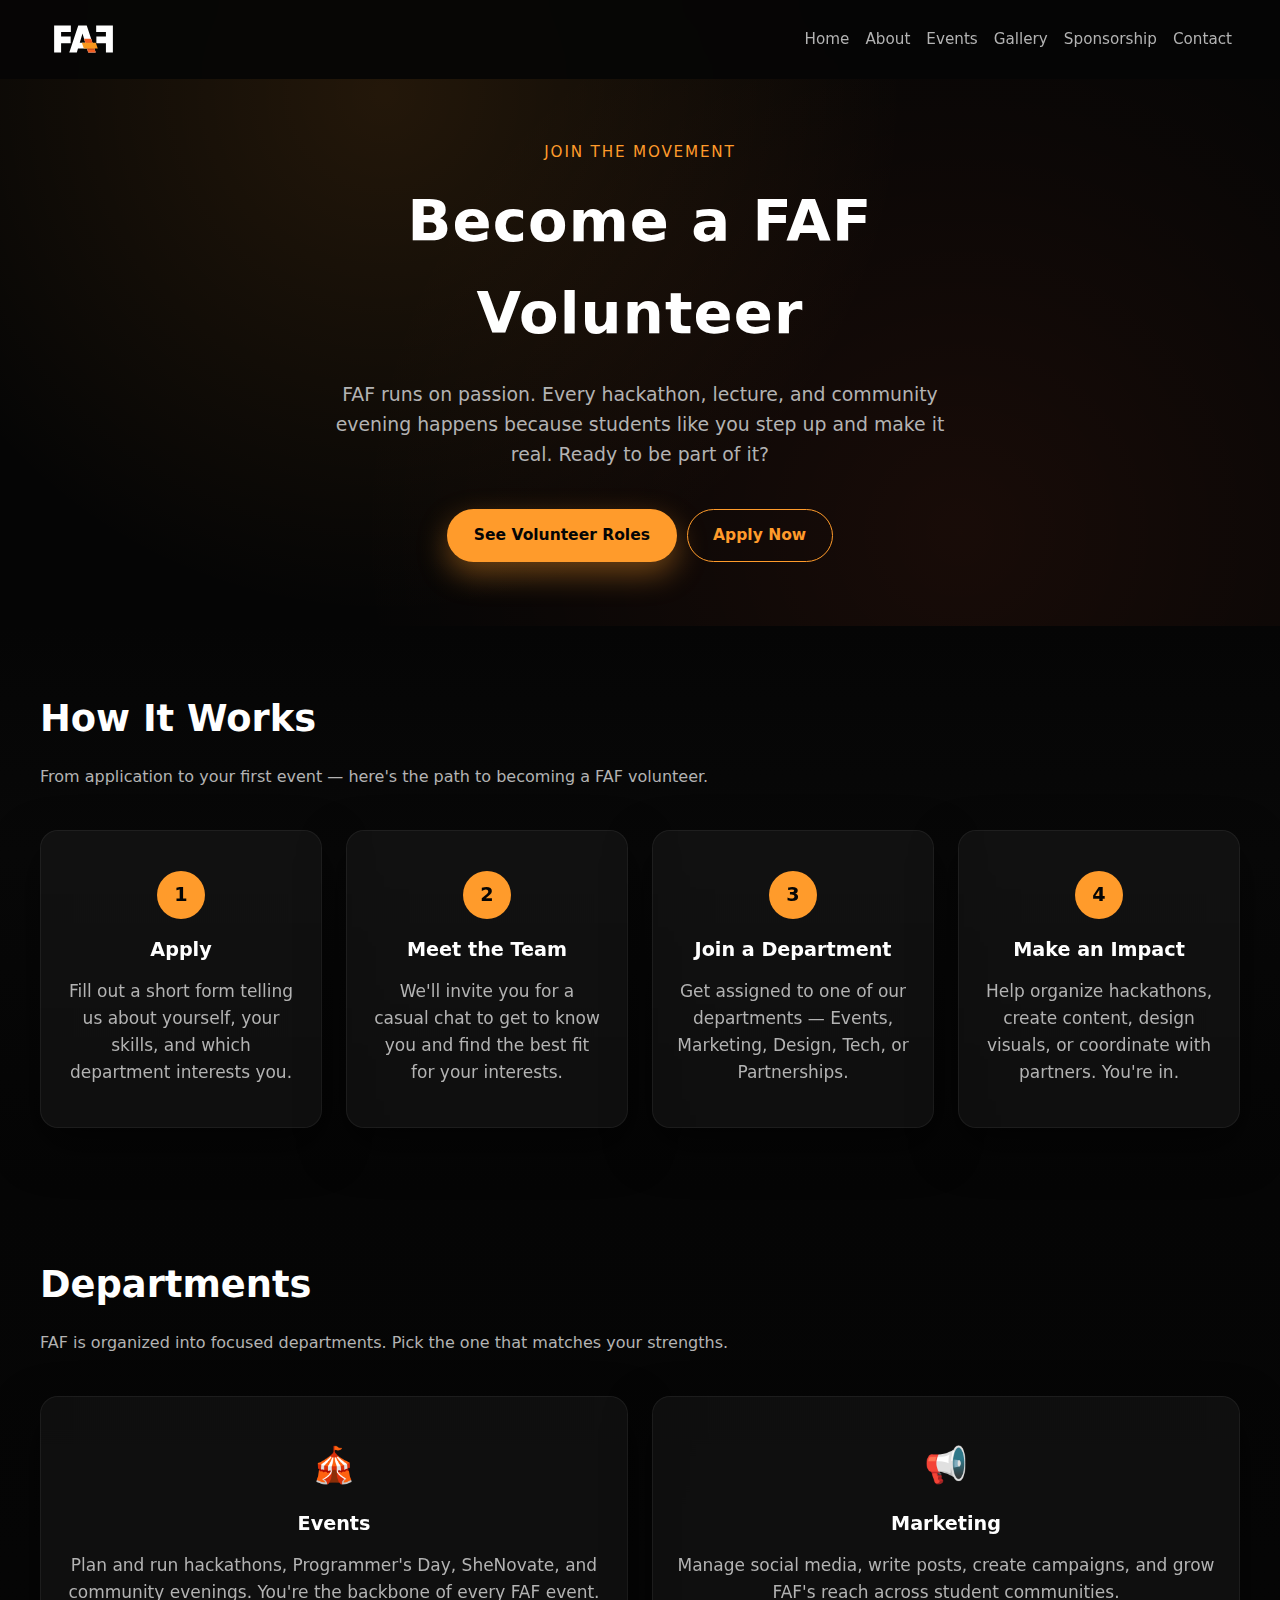
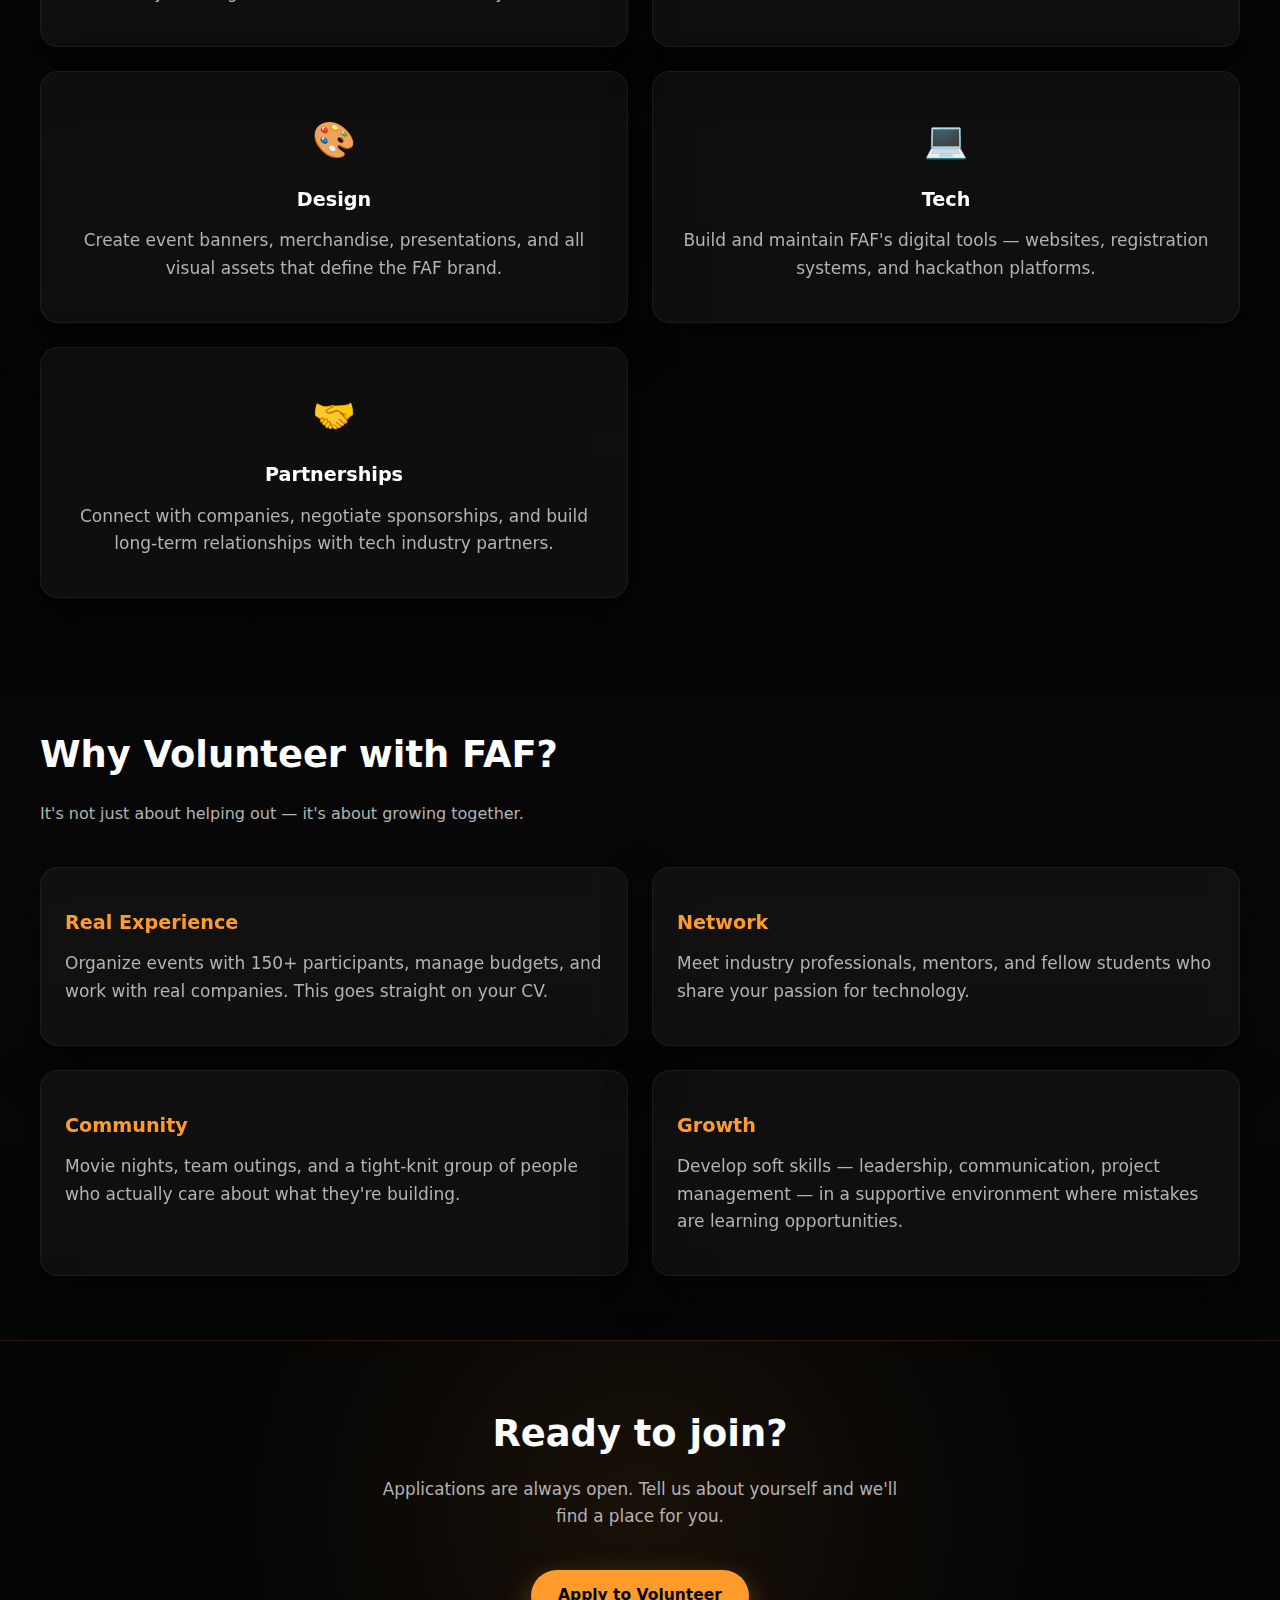
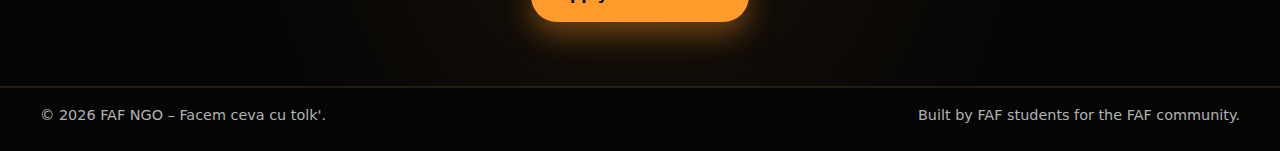
<file: volunteers.html>
<!DOCTYPE html>
<html lang="en">
<head>
  <meta charset="UTF-8">
  <title>Volunteers | FAF NGO</title>
  <meta name="viewport" content="width=device-width, initial-scale=1.0">
  <link rel="stylesheet" href="reset.css">
  <link rel="stylesheet" href="style.css">
  <link rel="stylesheet" href="volunteers.css">
</head>
<body class="volunteers-page">

<header class="site-header">
  <div class="logo">
    <img src="assets/logos/logo-faf-dark.svg" alt="FAF NGO logo">
  </div>
  <nav class="nav">
    <a href="index.html">Home</a>
    <a href="aboutUs.html">About</a>
    <a href="events.html">Events</a>
    <a href="gallery.html">Gallery</a>
    <a href="sponsorship.html">Sponsorship</a>
    <a href="index.html#contact">Contact</a>
  </nav>
</header>

<main>

  <!-- Volunteer Hero -->
  <section class="vol-hero">
    <div class="container">
      <p class="hero-tagline">Join the Movement</p>
      <h1>Become a FAF Volunteer</h1>
      <p class="hero-subtitle">
        FAF runs on passion. Every hackathon, lecture, and community evening happens because
        students like you step up and make it real. Ready to be part of it?
      </p>
      <div class="hero-buttons">
        <a href="#roles" class="btn btn-primary">See Volunteer Roles</a>
        <a href="index.html#meeting" class="btn btn-secondary">Apply Now</a>
      </div>
    </div>
  </section>

  <!-- How It Works -->
  <section class="how-it-works">
    <div class="container">
      <h2>How It Works</h2>
      <p class="section-subtitle">
        From application to your first event — here's the path to becoming a FAF volunteer.
      </p>

      <div class="steps-grid">
        <div class="step-card card-glass">
          <span class="step-number">1</span>
          <h3>Apply</h3>
          <p>Fill out a short form telling us about yourself, your skills, and which department interests you.</p>
        </div>
        <div class="step-card card-glass">
          <span class="step-number">2</span>
          <h3>Meet the Team</h3>
          <p>We'll invite you for a casual chat to get to know you and find the best fit for your interests.</p>
        </div>
        <div class="step-card card-glass">
          <span class="step-number">3</span>
          <h3>Join a Department</h3>
          <p>Get assigned to one of our departments — Events, Marketing, Design, Tech, or Partnerships.</p>
        </div>
        <div class="step-card card-glass">
          <span class="step-number">4</span>
          <h3>Make an Impact</h3>
          <p>Help organize hackathons, create content, design visuals, or coordinate with partners. You're in.</p>
        </div>
      </div>
    </div>
  </section>

  <!-- Volunteer Roles / Departments -->
  <section id="roles" class="roles">
    <div class="container">
      <h2>Departments</h2>
      <p class="section-subtitle">
        FAF is organized into focused departments. Pick the one that matches your strengths.
      </p>

      <div class="roles-grid">
        <article class="role-card card-glass">
          <div class="role-icon">🎪</div>
          <h3>Events</h3>
          <p>Plan and run hackathons, Programmer's Day, SheNovate, and community evenings. You're the backbone of every FAF event.</p>
        </article>

        <article class="role-card card-glass">
          <div class="role-icon">📢</div>
          <h3>Marketing</h3>
          <p>Manage social media, write posts, create campaigns, and grow FAF's reach across student communities.</p>
        </article>

        <article class="role-card card-glass">
          <div class="role-icon">🎨</div>
          <h3>Design</h3>
          <p>Create event banners, merchandise, presentations, and all visual assets that define the FAF brand.</p>
        </article>

        <article class="role-card card-glass">
          <div class="role-icon">💻</div>
          <h3>Tech</h3>
          <p>Build and maintain FAF's digital tools — websites, registration systems, and hackathon platforms.</p>
        </article>

        <article class="role-card card-glass">
          <div class="role-icon">🤝</div>
          <h3>Partnerships</h3>
          <p>Connect with companies, negotiate sponsorships, and build long‑term relationships with tech industry partners.</p>
        </article>
      </div>
    </div>
  </section>

  <!-- Why Volunteer -->
  <section class="why-volunteer">
    <div class="container">
      <h2>Why Volunteer with FAF?</h2>
      <p class="section-subtitle">
        It's not just about helping out — it's about growing together.
      </p>

      <div class="perks-grid">
        <div class="perk-card card-glass">
          <h3>Real Experience</h3>
          <p>Organize events with 150+ participants, manage budgets, and work with real companies. This goes straight on your CV.</p>
        </div>
        <div class="perk-card card-glass">
          <h3>Network</h3>
          <p>Meet industry professionals, mentors, and fellow students who share your passion for technology.</p>
        </div>
        <div class="perk-card card-glass">
          <h3>Community</h3>
          <p>Movie nights, team outings, and a tight‑knit group of people who actually care about what they're building.</p>
        </div>
        <div class="perk-card card-glass">
          <h3>Growth</h3>
          <p>Develop soft skills — leadership, communication, project management — in a supportive environment where mistakes are learning opportunities.</p>
        </div>
      </div>
    </div>
  </section>

  <!-- CTA Banner -->
  <section class="vol-cta-banner">
    <div class="container vol-cta-inner">
      <h2>Ready to join?</h2>
      <p>Applications are always open. Tell us about yourself and we'll find a place for you.</p>
      <a href="index.html#meeting" class="btn btn-primary">Apply to Volunteer</a>
    </div>
  </section>

</main>

<footer class="site-footer">
  <div class="container footer-inner">
    <p>© 2026 FAF NGO – Facem ceva cu tolk'.</p>
    <p>Built by FAF students for the FAF community.</p>
  </div>
</footer>

</body>
</html>
</file>
<file: style.css>
/* Theme variables */
:root {
    --bg: #050505;
    --bg-alt: #121212;
    --accent: #ff9b2b;
    --accent-soft: #ff5b2b;
    --text: #ffffff;
    --muted: #b3b3b3;

    --space-xs: 8px;
    --space-sm: 12px;
    --space-md: 16px;
    --space-lg: 24px;
    --space-xl: 40px;
    --space-2xl: 64px;
}

/* Base */
html {
    scroll-behavior: smooth;
}

body {
    font-family: system-ui, -apple-system, BlinkMacSystemFont, "Segoe UI", sans-serif;
    font-size: 17px;
    line-height: 1.6;
    background: var(--bg);
    color: var(--text);
}

.container {
    max-width: 1440px;
    margin: 0 auto;
    padding: 0 var(--space-xl);
}

section {
    padding: var(--space-2xl) 0;
    scroll-margin-top: 96px;
}

h1 {
    font-size: clamp(3.6rem, 6vw, 4.8rem); /* bigger */
    letter-spacing: 0.02em;                /* slightly wider tracking */
}

h2 {
    font-size: 2.3rem;
    margin-bottom: var(--space-md);
}

h3 {
    font-size: 1.2rem;
    margin-bottom: var(--space-sm);
}

p {
    color: var(--muted);
}

.section-subtitle {
    font-size: 1rem;
    max-width: 720px;
    margin-bottom: var(--space-xl);
}

/* Header */
.site-header {
    position: fixed;
    top: 0;
    left: 0;
    right: 0;
    z-index: 20;
    display: flex;
    align-items: center;
    justify-content: space-between;
    padding: 0.9rem 3rem;
    background: rgba(5, 5, 5, 0.92);
    backdrop-filter: blur(18px);
}

.logo img {
    height: 50px;
}

.nav {
    display: flex;
    gap: var(--space-md);
    font-size: 0.95rem;
    text-align: center;
}

.nav a {
    color: var(--muted);
    padding: 4px 0;
    position: relative;
}

.nav a::after {
    content: "";
    position: absolute;
    left: 0;
    bottom: -4px;
    width: 0;
    height: 2px;
    background: var(--accent);
    transition: width 0.2s ease;
}

.nav a:hover {
    color: var(--text);
}

.nav a:hover::after {
    width: 100%;
}

.header-cta {
    font-size: 0.9rem;
}

/* Buttons */
.btn {
    display: inline-block;
    padding: 0.8rem 1.6rem;
    border-radius: 999px;
    text-decoration: none;
    font-weight: 600;
    font-size: 0.97rem;
    border: 1px solid transparent;
    transition: transform 0.15s ease, box-shadow 0.15s ease,
    background 0.15s ease, color 0.15s ease;
}

.btn-primary {
    background: var(--accent);
    color: #050505;
    box-shadow: 0 12px 30px rgba(255, 155, 43, 0.4);
}

.btn-primary:hover {
    transform: translateY(-2px);
    box-shadow: 0 18px 40px rgba(255, 155, 43, 0.55);
}

.btn-secondary {
    border-color: var(--accent);
    color: var(--accent);
    background: transparent;
}

.btn-secondary:hover {
    background: rgba(255, 155, 43, 0.08);
}

/* Hero – full width, scaled content, with photos */
.hero {
    width: 100%;
    min-height: 100vh;
    padding-top: calc(80px + 40px);
    padding-bottom: 72px;
    background:
            radial-gradient(circle at 10% 0%, #ff9b2b33 0, transparent 55%),
            radial-gradient(circle at 90% 100%, #ff5b2b22 0, transparent 65%),
            #050505;
}

.hero-inner {
    max-width: 1440px;
    margin: 0 auto;
    padding: var(--space-2xl) var(--space-xl) 0; /* extra top padding */
    display: flex;
    align-items: center;
    justify-content: space-between;
    gap: var(--space-2xl);
}

.hero-text {
    max-width: 760px; /* wider text block */
}

.hero-logo {
    height: 32px;
    margin-bottom: 8px;
}

.hero-tagline {
    font-size: 0.95rem;
    text-transform: uppercase;
    letter-spacing: 0.12em;
    color: var(--accent);
    margin-bottom: var(--space-sm);
}

.hero-subtitle {
    font-size: 1.18rem;
    margin-top: 18px;
    margin-bottom: 34px;
}

.hero-buttons {
    display: flex;
    flex-wrap: wrap;
    gap: 10px;
}

.hero-visual {
    flex: 1;
    display: flex;
    flex-direction: column;
    gap: var(--space-md);
    align-items: flex-end;
}

/* photo collage */
.hero-photo-grid {
    display: grid;
    grid-template-columns: 2fr 1.4fr;
    grid-template-rows: 1fr 1fr;
    gap: var(--space-md);
    width: 100%;
    max-width: 520px;
}

.hero-photo-large {
    grid-row: 1 / 3;
}

.hero-photo img {
    width: 100%;
    height: 100%;
    object-fit: cover;
    border-radius: 18px;
    box-shadow: 0 18px 40px rgba(0, 0, 0, 0.6);
}

.hero-card {
    width: 100%;
    max-width: 520px;       /* same width as photos */
    padding: 24px 26px;
    border-radius: 18px;
    background: rgba(18, 18, 18, 0.9);
    border: 1px solid rgba(255, 255, 255, 0.06);
    box-shadow: 0 18px 45px rgba(0, 0, 0, 0.55);
    margin-top: var(--space-md);
}

.hero-card-title {
    font-weight: 600;
    color: var(--text);
    margin-bottom: var(--space-xs);
}

.hero-card-text {
    font-size: 1rem;
    margin-bottom: var(--space-sm);
}

.hero-card-tag {
    font-size: 0.8rem;
    color: var(--accent);
}

.hero-pill {
    width: 100%;
    max-width: 520px;              /* same as hero-photo-grid & hero-card */
    margin-top: var(--space-sm);   /* small gap under the card */
    padding: 0.6rem 1.2rem;
    border-radius: 999px;
    font-size: 0.9rem;
    background: rgba(255, 255, 255, 0.03);
    border: 1px solid rgba(255, 255, 255, 0.06);
    text-align: center;
}


/* Glass card helper + subtle transitions */
.card-glass,
.hero-card,
section {
    transition: background 0.3s ease, box-shadow 0.3s ease, transform 0.2s ease;
}

.card-glass {
    background: rgba(255, 255, 255, 0.04);
    border: 1px solid rgba(255, 255, 255, 0.06);
    backdrop-filter: blur(12px);
    -webkit-backdrop-filter: blur(12px);
    box-shadow: 0 18px 45px rgba(0, 0, 0, 0.55);
    border-radius: 18px;
}

/* Meeting form */
.meeting {
    background: var(--bg);
}

.form {
    margin-top: var(--space-lg);
}

.form-grid {
    display: grid;
    grid-template-columns: repeat(2, minmax(0, 1fr));
    gap: var(--space-lg);
    margin-bottom: var(--space-lg);
}

.form-row {
    display: flex;
    flex-direction: column;
    gap: 4px;
}

.form-row label {
    font-size: 0.9rem;
    color: var(--muted);
}

.form-row input,
.form-row select,
.form-row textarea {
    padding: 0.7rem 0.9rem;
    border-radius: 10px;
    background: #111;
    color: var(--text);
    border: 1px solid #222;
}

.form-row input:focus,
.form-row select:focus,
.form-row textarea:focus {
    border-color: var(--accent);
}

.form-submit {
    margin-top: var(--space-md);
}

/* Section backgrounds – smoother transitions */
.about {
    background:
            linear-gradient(180deg, #050505 0%, #080808 40%, #050505 100%);
}

.events {
    background:
            linear-gradient(180deg, #050505 0%, #060606 35%, #050505 100%);
}

.partners {
    background:
            linear-gradient(180deg, #050505 0%, #050505 100%);
}

.feedback {
    background:
            linear-gradient(180deg, #050505 0%, #080808 40%, #050505 100%);
}

.team {
    background:
            linear-gradient(180deg, #050505 0%, #060606 40%, #050505 100%);
}

.contact {
    background:
            linear-gradient(180deg, #050505 0%, #080808 60%, #050505 100%);
}

/* Shared grid spacing */
.goals,
.event-grid,
.event-gallery,
.feedback-grid,
.team-row {
    gap: var(--space-xl);
}

.card-glass,
.team-card,
.event-card,
.goal-card,
.contact-info {
    padding: var(--space-lg);
}

.feedback-card {
    padding: var(--space-lg);
    margin-top: var(--space-lg);
}

/* About */
.goals {
    display: grid;
    grid-template-columns: repeat(auto-fit, minmax(220px, 1fr));
    margin-top: var(--space-lg);
}

.goal-card p {
    font-size: 0.98rem;
}

/* Events */
.event-grid {
    display: grid;
    grid-template-columns: repeat(auto-fit, minmax(260px, 1fr));
    margin-top: var(--space-lg);
    margin-bottom: var(--space-xl);
}

.event-card {
    display: flex;
    flex-direction: column;
    margin: var(--space-sm); /* outside spacing from other cards */
}

.event-card p {
    font-size: 0.98rem;
}

.event-tag {
    margin-top: var(--space-sm);
    font-size: 0.85rem;
    color: var(--accent);
}

.event-link {
    margin-top: var(--space-xs);
    font-size: 0.85rem;
    color: var(--accent);
}

.event-link:hover {
    text-decoration: underline;
}

/* Expandable event photos */
.event-details {
    margin-top: var(--space-sm);
}

.event-summary {
    font-size: 0.85rem;
    color: var(--accent);
    cursor: pointer;
    list-style: none;
}

.event-summary::-webkit-details-marker {
    display: none;
}

.event-summary::before {
    content: "▸ ";
    font-size: 0.8rem;
}

.event-details[open] .event-summary::before {
    content: "▾ ";
}

.event-photos {
    margin-top: var(--space-sm);
    display: grid;
    grid-template-columns: repeat(auto-fit, minmax(120px, 1fr));
    gap: var(--space-sm);
}

.event-photos img {
    width: 100%;
    height: 100%;
    object-fit: cover;
    border-radius: 12px;
}

.event-gallery {
    display: grid;
    grid-template-columns: repeat(auto-fit, minmax(200px, 1fr));
}

/* Partners – logo grid instead of marquee */
.logo-grid {
    margin-top: var(--space-lg);
    display: grid;
    grid-template-columns: repeat(auto-fit, minmax(120px, 1fr));
    gap: var(--space-lg);
    align-items: center;
}

.logo-item {
    padding: var(--space-md);
    background: rgba(255, 255, 255, 0.02);
    border-radius: 14px;
    display: flex;
    align-items: center;
    justify-content: center;
}

.logo-item img {
    max-width: 120px;
    max-height: 40px;
    width: 100%;
    object-fit: contain;
    filter: grayscale(0.2);
    opacity: 0.9;
    transition: opacity 0.2s ease, filter 0.2s ease, transform 0.2s ease;
}

.logo-item img:hover {
    opacity: 1;
    filter: none;
    transform: translateY(-2px);
}

/* Feedback */
.feedback-grid {
    display: grid;
    grid-template-columns: repeat(auto-fit, minmax(260px, 1fr));
}

.feedback-card {
    text-align: left;
}

.feedback-card p {
    font-size: 0.98rem;
    line-height: 1.7;
    margin-bottom: var(--space-sm);
}

.feedback-card span {
    font-size: 0.85rem;
    color: var(--muted);
}

/* Team */
.team-row {
    display: flex;
    flex-wrap: wrap;
}

.team-card {
    flex: 1 1 160px;
    text-align: center;
}

.avatar {
    width: 96px;
    height: 96px;
    border-radius: 50%;
    margin: 0 auto var(--space-sm);
    background: linear-gradient(135deg, var(--accent), var(--accent-soft));
    overflow: hidden;
}

.avatar img {
    width: 100%;
    height: 100%;
    object-fit: cover;
}

.team-role {
    font-size: 0.98rem;
    color: var(--muted);
}

/* Contact */
.contact-info {
    max-width: none;
    display: flex;
    flex-wrap: wrap;
    gap: var(--space-lg);
    align-items: center;
}

.contact-info p {
    margin: 0;
}

.contact-info a {
    color: var(--accent);
}

/* Footer */
.site-footer {
    border-top: 1px solid #1b1b1b;
    padding: var(--space-md) 0 var(--space-lg);
    background: #050505;
}

.footer-inner {
    display: flex;
    flex-wrap: wrap;
    justify-content: space-between;
    gap: var(--space-sm);
    font-size: 0.9rem;
}

/* Responsive */
@media (max-width: 900px) {
    .site-header {
        padding-inline: var(--space-md);
    }

    .hero-inner {
        flex-direction: column;
        align-items: flex-start;
    }

    .hero-visual {
        align-items: flex-start;
    }
}

@media (max-width: 600px) {
    .hero-inner {
        align-items: center;
        text-align: center;
    }

    .hero-text {
        max-width: 100%;
    }

    .hero-buttons {
        justify-content: center;
    }
}

@media (max-width: 768px) {
    section {
        padding: var(--space-xl) 0;
    }

    .nav {
        display: none;
    }

    .hero {
        padding-top: calc(70px + var(--space-lg));
    }

    .form-grid {
        grid-template-columns: 1fr;
    }

    .team-row {
        justify-content: center;
    }

    .site-header {
        justify-content: space-between;
    }

    .header-cta {
        padding-inline: 0.9rem;
    }
}
</file>
<file: gallery.css>
/* Gallery Masonry Layout */
.gallery-masonry {
    display: grid;
    grid-template-columns: repeat(auto-fill, minmax(350px, 1fr));
    gap: var(--space-xl);
    margin-top: var(--space-xl);
}

.gallery-item {
    padding: var(--space-sm);
    display: flex;
    flex-direction: column;
    transition: transform 0.3s ease;
}

.gallery-item:hover {
    transform: scale(1.02);
}

.gallery-item img {
    width: 100%;
    height: 250px;
    object-fit: cover;
    border-radius: 12px;
}

.img-caption {
    margin-top: var(--space-sm);
    font-size: 0.9rem;
    color: var(--muted);
    text-align: center;
}



@media (max-width: 768px) {
    .gallery-masonry {
        grid-template-columns: 1fr;
    }
}


/* Shorten gap on the Gallery Page */
.gallery-page .gallery-item {
    gap: 0 !important; /* Removes internal spacing between image and caption */
}

.gallery-page .gallery-item img {
    margin-bottom: 0 !important;
}

.gallery-page .img-caption {
    margin-top: 2px !important; /* Provides just a tiny sliver of breathing room */
    padding-top: 0 !important;
}

/* Also pull the whole grid closer to the "Our Journey" intro */
.gallery-page .gallery-grid-section {
    padding-top: var(--space-xs) !important; /* Replaces large section padding with minimal space */
}
</file>
<file: sponsorship.css>
/* ── Sponsorship Page Styles ── */

/* Hero */
.sponsor-hero {
    padding-top: calc(80px + 60px);
    padding-bottom: var(--space-2xl);
    background:
        radial-gradient(circle at 20% 10%, rgba(255, 155, 43, 0.15) 0, transparent 50%),
        radial-gradient(circle at 80% 90%, rgba(255, 91, 43, 0.1) 0, transparent 60%),
        var(--bg);
    text-align: center;
}

.sponsor-hero h1 {
    font-size: clamp(2.4rem, 5vw, 3.6rem);
    max-width: 800px;
    margin: 0 auto var(--space-md);
}

.sponsor-hero .hero-subtitle {
    max-width: 640px;
    margin-left: auto;
    margin-right: auto;
    margin-bottom: var(--space-xl);
}

.sponsor-hero .hero-buttons {
    justify-content: center;
}

/* Why Sponsor */
.why-sponsor {
    background: linear-gradient(180deg, #050505 0%, #080808 40%, #050505 100%);
}

.why-grid {
    display: grid;
    grid-template-columns: repeat(auto-fit, minmax(250px, 1fr));
    gap: var(--space-xl);
    margin-top: var(--space-lg);
}

.why-card {
    padding: var(--space-lg);
}

.why-card h3 {
    color: var(--accent);
}

/* ── Tier Cards ── */
.tiers {
    background: linear-gradient(180deg, #050505 0%, #060606 35%, #050505 100%);
}

.tiers-grid {
    display: grid;
    grid-template-columns: repeat(4, 1fr);
    gap: var(--space-lg);
    margin-top: var(--space-xl);
    align-items: start;
}

.tier-card {
    padding: var(--space-xl) var(--space-lg);
    display: flex;
    flex-direction: column;
    position: relative;
    text-align: center;
}

/* Tier badge (name) */
.tier-badge {
    font-size: 1.5rem;
    font-weight: 700;
    margin-bottom: var(--space-sm);
    color: var(--text);
}

/* "Most Popular" label */
.tier-label {
    position: absolute;
    top: -14px;
    left: 50%;
    transform: translateX(-50%);
    background: var(--accent);
    color: #050505;
    font-size: 0.75rem;
    font-weight: 700;
    text-transform: uppercase;
    letter-spacing: 0.08em;
    padding: 4px 16px;
    border-radius: 999px;
    white-space: nowrap;
}

.tier-description {
    font-size: 0.95rem;
    margin-bottom: var(--space-lg);
    min-height: 60px;
}

/* Benefits list */
.tier-benefits {
    list-style: none;
    text-align: left;
    margin-bottom: var(--space-xl);
    flex: 1;
}

.tier-benefits li {
    position: relative;
    padding-left: 20px;
    margin-bottom: var(--space-sm);
    font-size: 0.92rem;
    color: var(--muted);
    line-height: 1.5;
}

.tier-benefits li::before {
    content: "✓";
    position: absolute;
    left: 0;
    color: var(--accent);
    font-weight: 700;
}

/* CTA at bottom of card */
.tier-cta {
    margin-top: auto;
    width: 100%;
    text-align: center;
}

/* ── Premium card highlight ── */
.tier-premium {
    border-color: rgba(255, 155, 43, 0.35);
    box-shadow:
        0 18px 45px rgba(0, 0, 0, 0.55),
        0 0 60px rgba(255, 155, 43, 0.08);
}

/* ── Partner card subtle glow ── */
.tier-partner {
    border-color: rgba(255, 91, 43, 0.2);
}

/* ── Responsive ── */
@media (max-width: 1100px) {
    .tiers-grid {
        grid-template-columns: repeat(2, 1fr);
    }
}

@media (max-width: 600px) {
    .tiers-grid {
        grid-template-columns: 1fr;
    }

    .sponsor-hero {
        padding-top: calc(70px + var(--space-xl));
    }
}
</file>
<file: volunteers.css>
/* ── Volunteers Page Styles ── */

/* Hero */
.vol-hero {
    padding-top: calc(80px + 60px);
    padding-bottom: var(--space-2xl);
    background:
        radial-gradient(circle at 30% 15%, rgba(255, 155, 43, 0.12) 0, transparent 50%),
        radial-gradient(circle at 75% 85%, rgba(255, 91, 43, 0.08) 0, transparent 55%),
        var(--bg);
    text-align: center;
}

.vol-hero h1 {
    font-size: clamp(2.4rem, 5vw, 3.6rem);
    max-width: 700px;
    margin: 0 auto var(--space-md);
}

.vol-hero .hero-subtitle {
    max-width: 620px;
    margin-left: auto;
    margin-right: auto;
    margin-bottom: var(--space-xl);
}

.vol-hero .hero-buttons {
    justify-content: center;
}

/* ── How It Works – Steps ── */
.how-it-works {
    background: linear-gradient(180deg, #050505 0%, #080808 40%, #050505 100%);
}

.steps-grid {
    display: grid;
    grid-template-columns: repeat(4, 1fr);
    gap: var(--space-lg);
    margin-top: var(--space-xl);
}

.step-card {
    padding: var(--space-xl) var(--space-lg);
    text-align: center;
    position: relative;
}

.step-number {
    display: inline-flex;
    align-items: center;
    justify-content: center;
    width: 48px;
    height: 48px;
    border-radius: 50%;
    background: var(--accent);
    color: #050505;
    font-size: 1.2rem;
    font-weight: 700;
    margin-bottom: var(--space-md);
}

/* ── Departments / Roles ── */
.roles {
    background: linear-gradient(180deg, #050505 0%, #060606 35%, #050505 100%);
}

.roles-grid {
    display: grid;
    grid-template-columns: repeat(2, 1fr);
    gap: var(--space-lg);
    margin-top: var(--space-xl);
}

.role-card {
    padding: var(--space-xl) var(--space-lg);
    text-align: center;
}

.role-icon {
    font-size: 2.2rem;
    margin-bottom: var(--space-md);
}

/* ── Why Volunteer – Perks ── */
.why-volunteer {
    background: linear-gradient(180deg, #050505 0%, #080808 40%, #050505 100%);
}

.perks-grid {
    display: grid;
    grid-template-columns: repeat(2, 1fr);
    gap: var(--space-lg);
    margin-top: var(--space-xl);
}

.perk-card {
    padding: var(--space-xl) var(--space-lg);
}

.perk-card h3 {
    color: var(--accent);
}

/* ── CTA Banner ── */
.vol-cta-banner {
    background:
        radial-gradient(circle at 50% 50%, rgba(255, 155, 43, 0.08) 0, transparent 60%),
        var(--bg);
    border-top: 1px solid rgba(255, 155, 43, 0.15);
    border-bottom: 1px solid rgba(255, 155, 43, 0.15);
}

.vol-cta-inner {
    text-align: center;
    max-width: 600px;
    margin: 0 auto;
}

.vol-cta-inner h2 {
    margin-bottom: var(--space-sm);
}

.vol-cta-inner p {
    margin-bottom: var(--space-xl);
    font-size: 1.05rem;
}

/* ── Responsive ── */
@media (max-width: 900px) {
    .steps-grid {
        grid-template-columns: repeat(2, 1fr);
    }
}

@media (max-width: 600px) {
    .steps-grid {
        grid-template-columns: 1fr;
    }

    .perks-grid {
        grid-template-columns: 1fr;
    }

    .vol-hero {
        padding-top: calc(70px + var(--space-xl));
    }
}
</file>
